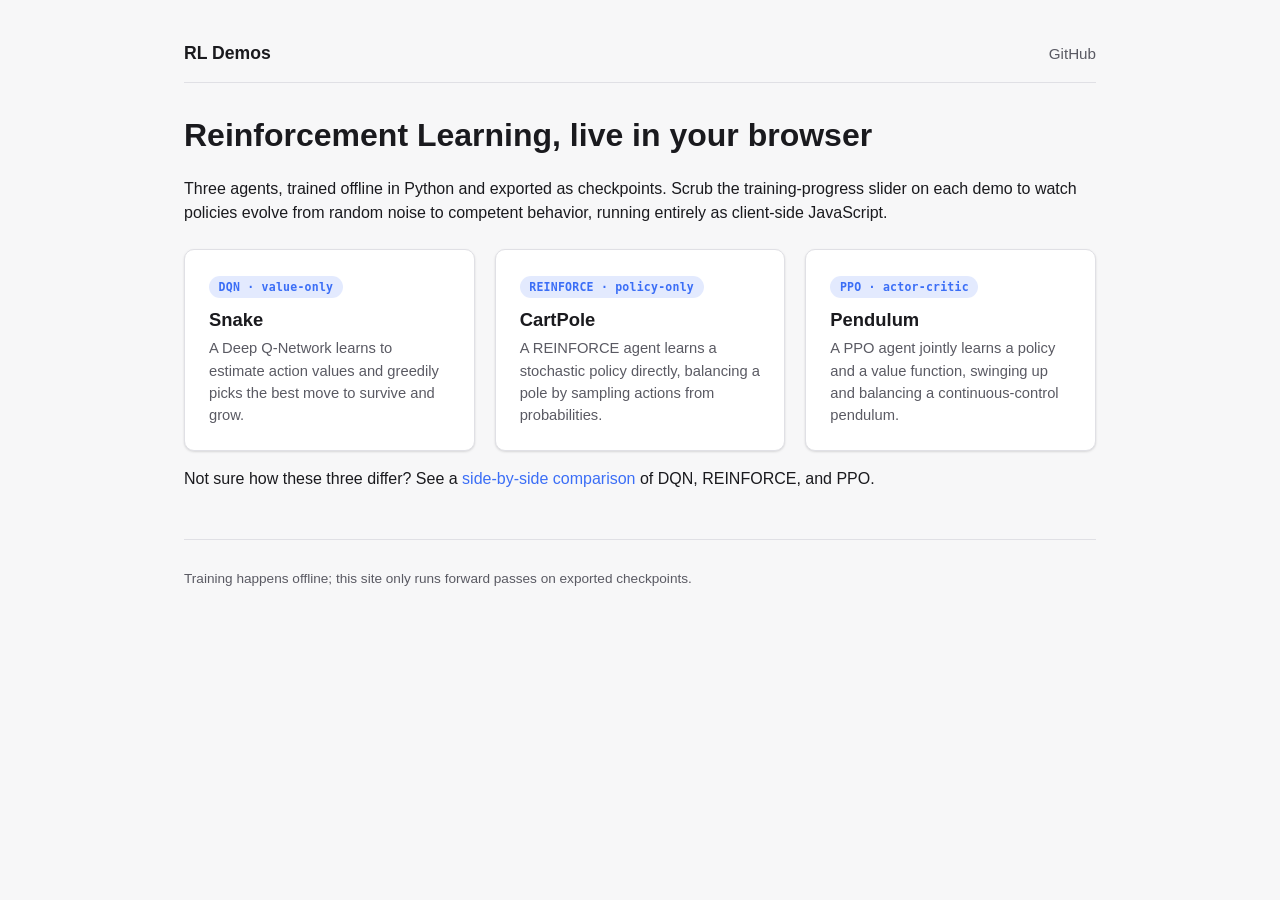
<file: index.html>
<!doctype html>
<html lang="en">
<head>
  <meta charset="utf-8" />
  <meta name="viewport" content="width=device-width, initial-scale=1" />
  <title>RL Demos</title>
  <meta name="description" content="Interactive, in-browser demos of reinforcement learning agents trained offline in Python." />
  <link rel="stylesheet" href="shared/style.css" />
</head>
<body>
  <div class="page">
    <header class="site-header">
      <span class="brand">RL Demos</span>
      <nav>
        <a href="https://github.com/" target="_blank" rel="noopener">GitHub</a>
      </nav>
    </header>

    <main>
      <h1>Reinforcement Learning, live in your browser</h1>
      <p>
        Three agents, trained offline in Python and exported as checkpoints.
        Scrub the training-progress slider on each demo to watch policies
        evolve from random noise to competent behavior, running entirely as
        client-side JavaScript.
      </p>

      <div class="demo-grid">
        <a class="demo-card" href="snake/">
          <span class="algo-tag">DQN &middot; value-only</span>
          <h2>Snake</h2>
          <p>A Deep Q-Network learns to estimate action values and greedily picks the best move to survive and grow.</p>
        </a>

        <a class="demo-card" href="cartpole/">
          <span class="algo-tag">REINFORCE &middot; policy-only</span>
          <h2>CartPole</h2>
          <p>A REINFORCE agent learns a stochastic policy directly, balancing a pole by sampling actions from probabilities.</p>
        </a>

        <a class="demo-card" href="pendulum/">
          <span class="algo-tag">PPO &middot; actor-critic</span>
          <h2>Pendulum</h2>
          <p>A PPO agent jointly learns a policy and a value function, swinging up and balancing a continuous-control pendulum.</p>
        </a>
      </div>

      <p class="compare-link">
        Not sure how these three differ? See a
        <a href="compare/">side-by-side comparison</a> of DQN, REINFORCE, and PPO.
      </p>
    </main>

    <footer class="site-footer">
      <p>Training happens offline; this site only runs forward passes on exported checkpoints.</p>
    </footer>
  </div>
</body>
</html>
</file>
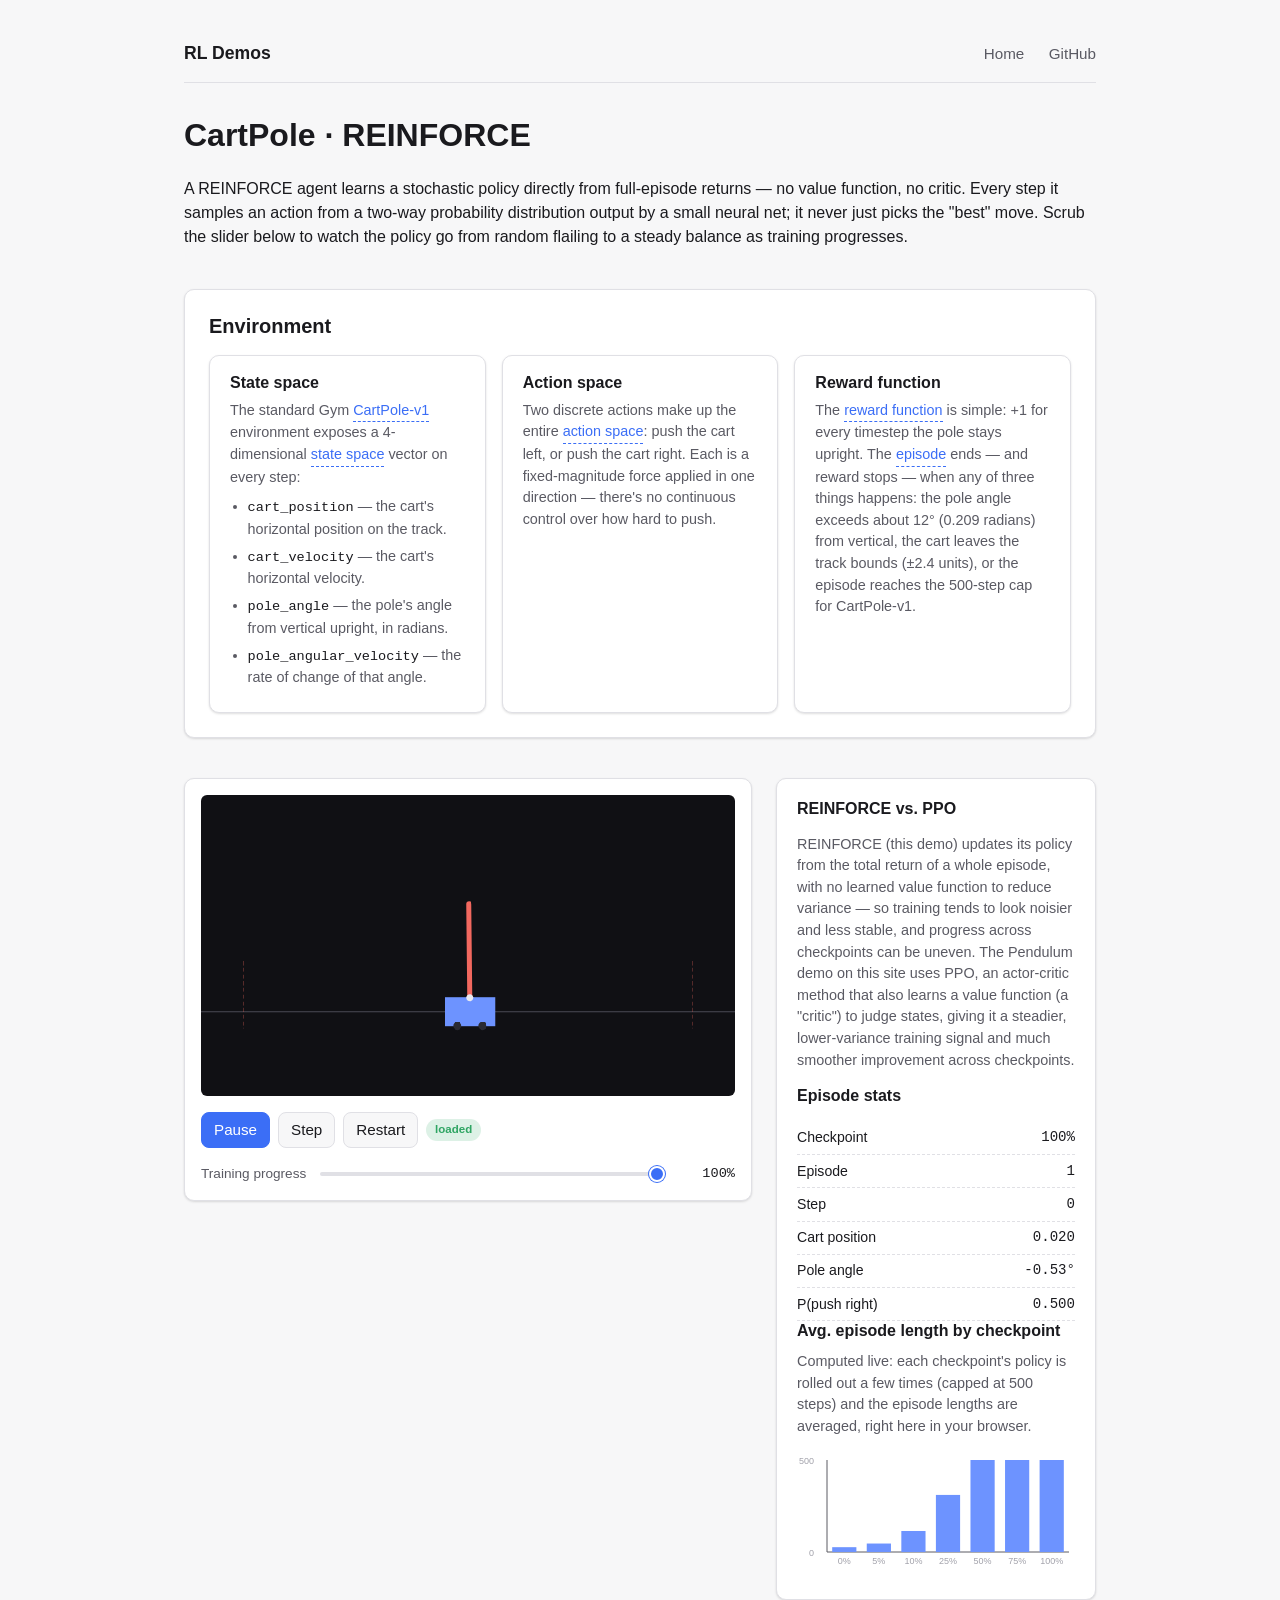
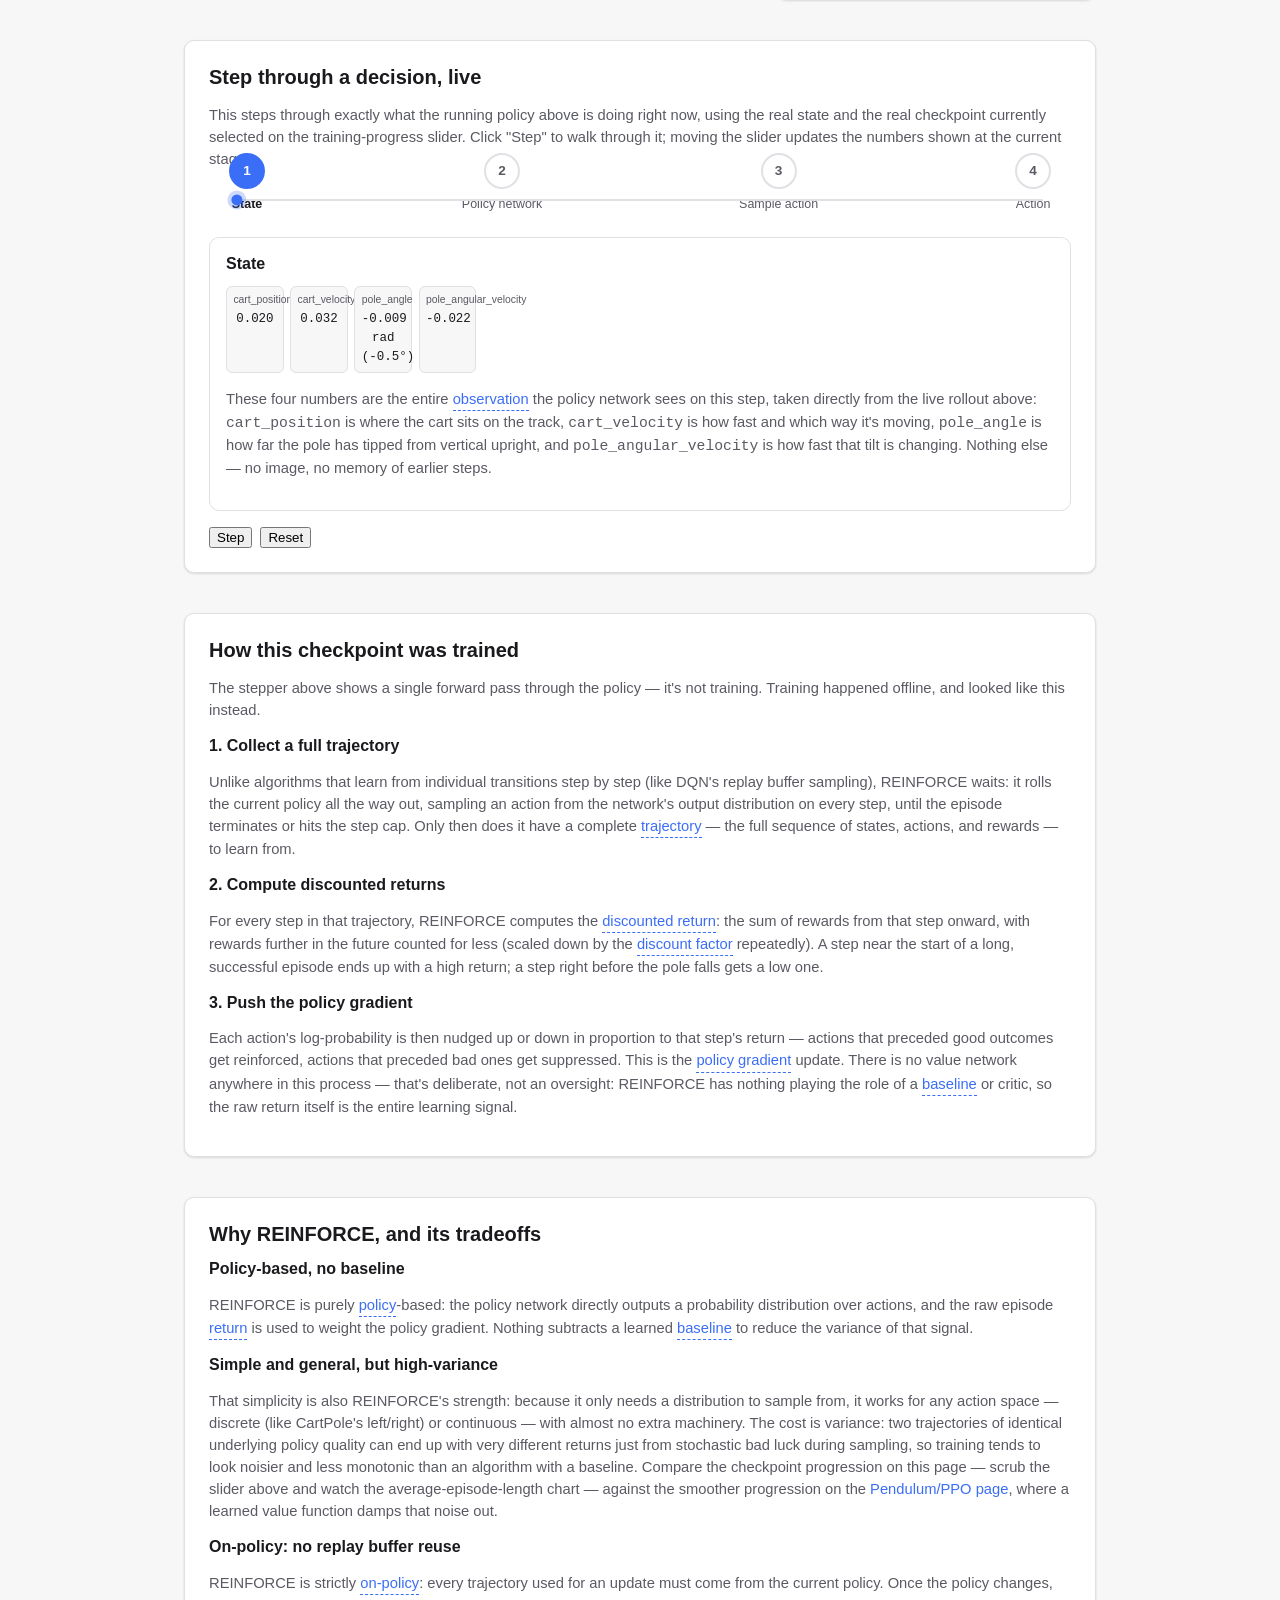
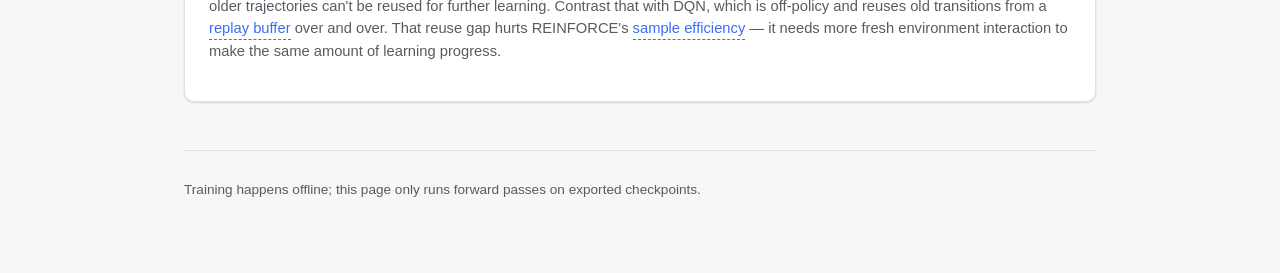
<file: cartpole/index.html>
<!doctype html>
<html lang="en">
<head>
  <meta charset="utf-8" />
  <meta name="viewport" content="width=device-width, initial-scale=1" />
  <title>CartPole &middot; REINFORCE &middot; RL Demos</title>
  <meta name="description" content="A REINFORCE agent balances CartPole live in your browser, sampling actions from a learned stochastic policy." />
  <link rel="stylesheet" href="../shared/style.css" />
  <style>
    /* Page-specific styles for the added educational content sections.
       Reuses the shared color variables from shared/style.css so this stays
       consistent with the rest of the site in both light and dark mode. */
    .content-section {
      margin: 2.5rem 0;
    }

    .content-section h2 {
      font-size: 1.25rem;
      margin-bottom: 0.75rem;
    }

    .content-section h3 {
      font-size: 1rem;
      margin: 0 0 0.4rem;
    }

    .env-grid {
      display: grid;
      grid-template-columns: repeat(auto-fit, minmax(220px, 1fr));
      gap: 1rem;
    }

    .env-card {
      background: var(--bg-elevated);
      border: 1px solid var(--border);
      border-radius: var(--radius);
      box-shadow: var(--shadow);
      padding: 1.1rem 1.25rem;
    }

    .env-card p,
    .env-card li {
      color: var(--text-muted);
      font-size: 0.9rem;
    }

    .env-card ul {
      margin: 0.5rem 0 0;
      padding-left: 1.1rem;
    }

    .env-card li + li {
      margin-top: 0.35rem;
    }

    .env-card code {
      color: var(--text);
      font-size: 0.85rem;
    }

    .diagram-caption {
      margin: 0.9rem 0 0;
      color: var(--text-muted);
      font-size: 0.88rem;
    }

    .diagram-caption strong {
      color: var(--text);
    }

    .tradeoffs-section p {
      color: var(--text-muted);
      font-size: 0.92rem;
    }

    /* Glossary term tooltip styling */
    .glossary-term-wrap {
      position: relative;
      display: inline-block;
    }

    .glossary-term {
      font: inherit;
      color: var(--accent);
      background: none;
      border: none;
      border-bottom: 1px dashed var(--accent);
      cursor: pointer;
      padding: 0;
    }

    .glossary-term:hover,
    .glossary-term:focus-visible {
      color: var(--accent-hover);
      outline: none;
    }

    .glossary-term:focus-visible {
      outline: 2px solid var(--accent);
      outline-offset: 2px;
    }

    .glossary-tooltip {
      position: absolute;
      bottom: 130%;
      left: 0;
      z-index: 10;
      width: max-content;
      max-width: 260px;
      background: var(--text);
      color: var(--bg);
      font-size: 0.82rem;
      line-height: 1.4;
      padding: 0.5rem 0.65rem;
      border-radius: 6px;
      box-shadow: var(--shadow);
    }

    .glossary-missing {
      text-decoration: underline dotted;
    }
  </style>
</head>
<body>
  <div class="page">
    <header class="site-header">
      <span class="brand">RL Demos</span>
      <nav>
        <a href="../index.html">Home</a>
        <a href="https://github.com/" target="_blank" rel="noopener">GitHub</a>
      </nav>
    </header>

    <main>
      <h1>CartPole &middot; REINFORCE</h1>
      <p>
        A REINFORCE agent learns a stochastic policy directly from
        full-episode returns &mdash; no value function, no critic. Every
        step it samples an action from a two-way probability distribution
        output by a small neural net; it never just picks the "best" move.
        Scrub the slider below to watch the policy go from random flailing
        to a steady balance as training progresses.
      </p>

      <section class="content-section" aria-labelledby="env-heading">
        <h2 id="env-heading">Environment</h2>
        <div class="env-grid">
          <div class="env-card">
            <h3>State space</h3>
            <p>
              The standard Gym <span id="gloss-cartpole-v1"></span> environment
              exposes a 4-dimensional <span id="gloss-state-space"></span>
              vector on every step:
            </p>
            <ul>
              <li><code>cart_position</code> &mdash; the cart's horizontal position on the track.</li>
              <li><code>cart_velocity</code> &mdash; the cart's horizontal velocity.</li>
              <li><code>pole_angle</code> &mdash; the pole's angle from vertical upright, in radians.</li>
              <li><code>pole_angular_velocity</code> &mdash; the rate of change of that angle.</li>
            </ul>
          </div>
          <div class="env-card">
            <h3>Action space</h3>
            <p>
              Two discrete actions make up the entire
              <span id="gloss-action-space"></span>: push the cart left, or
              push the cart right. Each is a fixed-magnitude force applied in
              one direction &mdash; there's no continuous control over how
              hard to push.
            </p>
          </div>
          <div class="env-card">
            <h3>Reward function</h3>
            <p>
              The <span id="gloss-reward-function"></span> is simple: +1 for
              every timestep the pole stays upright. The
              <span id="gloss-episode"></span> ends &mdash; and reward stops
              &mdash; when any of three things happens: the pole angle
              exceeds about 12&deg; (0.209 radians) from vertical, the cart
              leaves the track bounds (&plusmn;2.4 units), or the episode
              reaches the 500-step cap for CartPole-v1.
            </p>
          </div>
        </div>
      </section>

      <div class="demo-layout">
        <div class="stage">
          <canvas id="stage-canvas" width="640" height="360"></canvas>

          <div class="controls">
            <button id="btn-play" class="primary" type="button">Pause</button>
            <button id="btn-step" type="button">Step</button>
            <button id="btn-restart" type="button">Restart</button>
            <span id="status-badge" class="badge">loading&hellip;</span>
          </div>

          <div class="slider-row">
            <label for="checkpoint-slider">Training progress</label>
            <input type="range" id="checkpoint-slider" min="0" max="0" step="1" value="0" />
            <output id="checkpoint-output">0%</output>
          </div>
        </div>

        <aside class="panel">
          <h2>REINFORCE vs. PPO</h2>
          <p>
            REINFORCE (this demo) updates its policy from the total return
            of a whole episode, with no learned value function to reduce
            variance &mdash; so training tends to look noisier and less
            stable, and progress across checkpoints can be uneven. The
            Pendulum demo on this site uses PPO, an actor-critic method
            that also learns a value function (a "critic") to judge
            states, giving it a steadier, lower-variance training signal
            and much smoother improvement across checkpoints.
          </p>

          <h3>Episode stats</h3>
          <div class="stat-row">
            <span>Checkpoint</span>
            <span class="value" id="stat-checkpoint">&mdash;</span>
          </div>
          <div class="stat-row">
            <span>Episode</span>
            <span class="value" id="stat-episode">0</span>
          </div>
          <div class="stat-row">
            <span>Step</span>
            <span class="value" id="stat-step">0</span>
          </div>
          <div class="stat-row">
            <span>Cart position</span>
            <span class="value" id="stat-x">0.000</span>
          </div>
          <div class="stat-row">
            <span>Pole angle</span>
            <span class="value" id="stat-theta">0.00&deg;</span>
          </div>
          <div class="stat-row">
            <span>P(push right)</span>
            <span class="value" id="stat-prob">&mdash;</span>
          </div>

          <h3>Avg. episode length by checkpoint</h3>
          <p style="margin-top: -0.4rem;">
            Computed live: each checkpoint's policy is rolled out a few
            times (capped at 500 steps) and the episode lengths are
            averaged, right here in your browser.
          </p>
          <canvas id="chart-canvas" width="280" height="120"></canvas>
        </aside>
      </div>

      <section class="content-section" aria-labelledby="stepper-heading">
        <h2 id="stepper-heading">Step through a decision, live</h2>
        <p class="diagram-caption">
          This steps through exactly what the running policy above is doing
          right now, using the real state and the real checkpoint currently
          selected on the training-progress slider. Click "Step" to walk
          through it; moving the slider updates the numbers shown at the
          current stage.
        </p>
        <div id="cartpole-stepper"></div>
      </section>

      <section class="content-section" aria-labelledby="training-heading">
        <h2 id="training-heading">How this checkpoint was trained</h2>
        <p>
          The stepper above shows a single forward pass through the policy
          &mdash; it's not training. Training happened offline, and looked
          like this instead.
        </p>
        <h3>1. Collect a full trajectory</h3>
        <p>
          Unlike algorithms that learn from individual transitions step by
          step (like DQN's replay buffer sampling), REINFORCE waits: it
          rolls the current policy all the way out, sampling an action from
          the network's output distribution on every step, until the
          episode terminates or hits the step cap. Only then does it have a
          complete <span id="gloss-trajectory-1"></span> &mdash; the full
          sequence of states, actions, and rewards &mdash; to learn from.
        </p>
        <h3>2. Compute discounted returns</h3>
        <p>
          For every step in that trajectory, REINFORCE computes the
          <span id="gloss-discounted-return-1"></span>: the sum of rewards
          from that step onward, with rewards further in the future counted
          for less (scaled down by the <span id="gloss-discount-factor-1"></span>
          repeatedly). A step near the start of a long, successful episode
          ends up with a high return; a step right before the pole falls
          gets a low one.
        </p>
        <h3>3. Push the policy gradient</h3>
        <p>
          Each action's log-probability is then nudged up or down in
          proportion to that step's return &mdash; actions that preceded
          good outcomes get reinforced, actions that preceded bad ones get
          suppressed. This is the <span id="gloss-policy-gradient-1"></span>
          update. There is no value network anywhere in this process &mdash;
          that's deliberate, not an oversight: REINFORCE has nothing playing
          the role of a <span id="gloss-baseline-1"></span> or critic, so the
          raw return itself is the entire learning signal.
        </p>
      </section>

      <section class="content-section tradeoffs-section" aria-labelledby="tradeoffs-heading">
        <h2 id="tradeoffs-heading">Why REINFORCE, and its tradeoffs</h2>

        <h3>Policy-based, no baseline</h3>
        <p>
          REINFORCE is purely <span id="gloss-policy-1"></span>-based: the
          policy network directly outputs a probability distribution over
          actions, and the raw episode <span id="gloss-return-2"></span> is
          used to weight the policy gradient. Nothing subtracts a learned
          <span id="gloss-baseline-2"></span> to reduce the variance of that
          signal.
        </p>

        <h3>Simple and general, but high-variance</h3>
        <p>
          That simplicity is also REINFORCE's strength: because it only
          needs a distribution to sample from, it works for any action
          space &mdash; discrete (like CartPole's left/right) or continuous
          &mdash; with almost no extra machinery. The cost is variance:
          two trajectories of identical underlying policy quality can end up
          with very different returns just from stochastic bad luck during
          sampling, so training tends to look noisier and less monotonic
          than an algorithm with a baseline. Compare the checkpoint
          progression on this page &mdash; scrub the slider above and watch
          the average-episode-length chart &mdash; against the smoother
          progression on the <a href="../pendulum/index.html">Pendulum/PPO
          page</a>, where a learned value function damps that noise out.
        </p>

        <h3>On-policy: no replay buffer reuse</h3>
        <p>
          REINFORCE is strictly <span id="gloss-on-policy-1"></span>: every
          trajectory used for an update must come from the current policy.
          Once the policy changes, older trajectories can't be reused for
          further learning. Contrast that with DQN, which is off-policy and
          reuses old transitions from a <span id="gloss-replay-buffer-1"></span>
          over and over. That reuse gap hurts REINFORCE's
          <span id="gloss-sample-efficiency-1"></span> &mdash; it needs more
          fresh environment interaction to make the same amount of learning
          progress.
        </p>
      </section>
    </main>

    <footer class="site-footer">
      <p>Training happens offline; this page only runs forward passes on exported checkpoints.</p>
    </footer>
  </div>

  <script type="module">
    import { loadCheckpoint, predict } from "../shared/inference.js";
    import { createStepper } from "../shared/flow-stepper.js";
    import { glossaryTerm, addTerms, initGlossary } from "../shared/glossary.js";

    // ------------------------------------------------------------------
    // Gym CartPole-v1 physics constants (classic control cartpole.py)
    // ------------------------------------------------------------------
    const GRAVITY = 9.8;
    const MASSCART = 1.0;
    const MASSPOLE = 0.1;
    const TOTAL_MASS = MASSCART + MASSPOLE;
    const LENGTH = 0.5; // half the pole's length
    const POLEMASS_LENGTH = MASSPOLE * LENGTH;
    const FORCE_MAG = 10.0;
    const TAU = 0.02;
    const THETA_THRESHOLD_RADIANS = (12 * 2 * Math.PI) / 360; // 0.2095...
    const X_THRESHOLD = 2.4;
    const MAX_STEPS = 500;

    /**
     * One semi-implicit Euler physics step, matching Gym's CartPoleEnv.step()
     * exactly (action 1 => push right / +force, action 0 => push left / -force).
     */
    function physicsStep(state, action) {
      let [x, xDot, theta, thetaDot] = state;
      const force = action === 1 ? FORCE_MAG : -FORCE_MAG;
      const costheta = Math.cos(theta);
      const sintheta = Math.sin(theta);

      const temp =
        (force + POLEMASS_LENGTH * thetaDot * thetaDot * sintheta) / TOTAL_MASS;
      const thetaAcc =
        (GRAVITY * sintheta - costheta * temp) /
        (LENGTH * (4.0 / 3.0 - (MASSPOLE * costheta * costheta) / TOTAL_MASS));
      const xAcc = temp - (POLEMASS_LENGTH * thetaAcc * costheta) / TOTAL_MASS;

      // Euler integration (Gym's default kinematics_integrator = "euler")
      x = x + TAU * xDot;
      xDot = xDot + TAU * xAcc;
      theta = theta + TAU * thetaDot;
      thetaDot = thetaDot + TAU * thetaAcc;

      return [x, xDot, theta, thetaDot];
    }

    function isTerminated(state) {
      const [x, , theta] = state;
      return x < -X_THRESHOLD || x > X_THRESHOLD ||
        theta < -THETA_THRESHOLD_RADIANS || theta > THETA_THRESHOLD_RADIANS;
    }

    function resetState(rng = Math.random) {
      return [
        (rng() - 0.5) * 0.1, // uniform(-0.05, 0.05)
        (rng() - 0.5) * 0.1,
        (rng() - 0.5) * 0.1,
        (rng() - 0.5) * 0.1,
      ];
    }

    /** Samples an action index from a probability distribution [p0, p1]. */
    function sampleAction(probs) {
      const r = Math.random();
      let cumulative = 0;
      for (let i = 0; i < probs.length; i++) {
        cumulative += probs[i];
        if (r < cumulative) return i;
      }
      return probs.length - 1; // fallback for floating-point rounding
    }

    // ------------------------------------------------------------------
    // Rollout state
    // ------------------------------------------------------------------
    let checkpoint = null;
    let state = resetState();
    let stepCount = 0;
    let episodeCount = 1;
    let lastProbs = [0.5, 0.5];
    let playing = true;

    const canvas = document.getElementById("stage-canvas");
    const ctx = canvas.getContext("2d");

    function render() {
      const w = canvas.width;
      const h = canvas.height;
      ctx.clearRect(0, 0, w, h);

      // Track spans the full X_THRESHOLD range, centered horizontally.
      const groundY = h * 0.72;
      const pxPerUnit = (w * 0.42) / X_THRESHOLD;
      const originX = w / 2;

      // Track line
      ctx.strokeStyle = "#4a4a55";
      ctx.lineWidth = 2;
      ctx.beginPath();
      ctx.moveTo(0, groundY);
      ctx.lineTo(w, groundY);
      ctx.stroke();

      const [x, , theta] = state;
      const cartX = originX + x * pxPerUnit;
      const cartW = 60;
      const cartH = 34;

      // Cart
      ctx.fillStyle = "#6d93ff";
      ctx.fillRect(cartX - cartW / 2, groundY - cartH / 2, cartW, cartH);

      // Wheels
      ctx.fillStyle = "#2a2a32";
      ctx.beginPath();
      ctx.arc(cartX - cartW / 4, groundY + cartH / 2, 5, 0, Math.PI * 2);
      ctx.arc(cartX + cartW / 4, groundY + cartH / 2, 5, 0, Math.PI * 2);
      ctx.fill();

      // Pole: pivots at the top-center of the cart. theta=0 is upright;
      // positive theta tips the pole toward +x (Gym convention).
      const pivotX = cartX;
      const pivotY = groundY - cartH / 2;
      const poleLenPx = LENGTH * 2 * pxPerUnit; // full pole length in px
      const tipX = pivotX + Math.sin(theta) * poleLenPx;
      const tipY = pivotY - Math.cos(theta) * poleLenPx;

      ctx.strokeStyle = "#f2685f";
      ctx.lineWidth = 6;
      ctx.lineCap = "round";
      ctx.beginPath();
      ctx.moveTo(pivotX, pivotY);
      ctx.lineTo(tipX, tipY);
      ctx.stroke();

      // Pivot dot
      ctx.fillStyle = "#eaeaef";
      ctx.beginPath();
      ctx.arc(pivotX, pivotY, 4, 0, Math.PI * 2);
      ctx.fill();

      // Boundary markers at +/- X_THRESHOLD
      ctx.strokeStyle = "#f2685f";
      ctx.lineWidth = 1;
      ctx.setLineDash([4, 4]);
      [-X_THRESHOLD, X_THRESHOLD].forEach((edge) => {
        const edgeX = originX + edge * pxPerUnit;
        ctx.beginPath();
        ctx.moveTo(edgeX, groundY - 60);
        ctx.lineTo(edgeX, groundY + 20);
        ctx.stroke();
      });
      ctx.setLineDash([]);
    }

    function updateStats() {
      document.getElementById("stat-episode").textContent = String(episodeCount);
      document.getElementById("stat-step").textContent = String(stepCount);
      document.getElementById("stat-x").textContent = state[0].toFixed(3);
      document.getElementById("stat-theta").textContent =
        ((state[2] * 180) / Math.PI).toFixed(2) + "°";
      document.getElementById("stat-prob").textContent =
        lastProbs[1] !== undefined ? lastProbs[1].toFixed(3) : "—";
    }

    function tick() {
      if (!checkpoint) return;
      if (stepCount >= MAX_STEPS || isTerminated(state)) {
        state = resetState();
        stepCount = 0;
        episodeCount += 1;
      }
      const probs = predict(checkpoint, state);
      lastProbs = probs;
      const action = sampleAction(probs);
      state = physicsStep(state, action);
      stepCount += 1;
      render();
      updateStats();
    }

    // ------------------------------------------------------------------
    // Playback controls
    // ------------------------------------------------------------------
    let rafHandle = null;
    let lastFrameTime = 0;
    const FRAME_INTERVAL_MS = 1000 / 50; // one physics step per tau (20ms)

    function loop(timestamp) {
      if (!playing) return;
      if (timestamp - lastFrameTime >= FRAME_INTERVAL_MS) {
        lastFrameTime = timestamp;
        tick();
      }
      rafHandle = requestAnimationFrame(loop);
    }

    function play() {
      if (playing) return;
      playing = true;
      document.getElementById("btn-play").textContent = "Pause";
      rafHandle = requestAnimationFrame(loop);
    }

    function pause() {
      playing = false;
      document.getElementById("btn-play").textContent = "Play";
      if (rafHandle) cancelAnimationFrame(rafHandle);
    }

    document.getElementById("btn-play").addEventListener("click", () => {
      if (playing) pause();
      else play();
    });

    document.getElementById("btn-step").addEventListener("click", () => {
      pause();
      tick();
    });

    document.getElementById("btn-restart").addEventListener("click", () => {
      state = resetState();
      stepCount = 0;
      episodeCount = 1;
      render();
      updateStats();
    });

    // ------------------------------------------------------------------
    // Checkpoint loading + training-progress slider
    // ------------------------------------------------------------------
    let checkpointPcts = [0];

    async function loadCheckpointByPct(pct) {
      const badge = document.getElementById("status-badge");
      badge.textContent = "loading…";
      badge.classList.remove("error");
      try {
        const path = `../public/checkpoints/cartpole/reinforce/checkpoint_${String(pct).padStart(3, "0")}.json`;
        checkpoint = await loadCheckpoint(path);
        badge.textContent = "loaded";
        document.getElementById("stat-checkpoint").textContent = pct + "%";
        document.getElementById("checkpoint-output").textContent = pct + "%";
        state = resetState();
        stepCount = 0;
        episodeCount = 1;
        render();
        updateStats();
        if (cartpoleStepper) {
          cartpoleStepper.stepTo(cartpoleStageIndex);
          setTimeout(() => initGlossary(), 0);
        }
      } catch (err) {
        badge.textContent = "error";
        badge.classList.add("error");
        console.error(err);
      }
    }

    async function init() {
      const manifest = await fetch("../public/checkpoints/cartpole/reinforce/manifest.json").then((r) => r.json());
      checkpointPcts = manifest.checkpoints;

      const slider = document.getElementById("checkpoint-slider");
      slider.min = "0";
      slider.max = String(checkpointPcts.length - 1);
      slider.value = String(checkpointPcts.length - 1);

      slider.addEventListener("input", () => {
        const pct = checkpointPcts[Number(slider.value)];
        loadCheckpointByPct(pct);
      });

      await loadCheckpointByPct(checkpointPcts[checkpointPcts.length - 1]);
      render();
      updateStats();
      play();
      buildChart();
    }

    // ------------------------------------------------------------------
    // Optional: mini chart of avg. episode length by checkpoint,
    // computed via a handful of headless rollouts per checkpoint.
    // ------------------------------------------------------------------
    function rolloutEpisodeLength(cp) {
      let s = resetState();
      let steps = 0;
      while (steps < MAX_STEPS && !isTerminated(s)) {
        const probs = predict(cp, s);
        const action = sampleAction(probs);
        s = physicsStep(s, action);
        steps += 1;
      }
      return steps;
    }

    async function buildChart() {
      const chartCanvas = document.getElementById("chart-canvas");
      const cctx = chartCanvas.getContext("2d");
      const results = [];

      for (const pct of checkpointPcts) {
        const path = `../public/checkpoints/cartpole/reinforce/checkpoint_${String(pct).padStart(3, "0")}.json`;
        let cp;
        try {
          cp = await loadCheckpoint(path);
        } catch (err) {
          console.error(err);
          continue;
        }
        const trials = 5;
        let total = 0;
        for (let i = 0; i < trials; i++) {
          total += rolloutEpisodeLength(cp);
        }
        results.push({ pct, avgLength: total / trials });
        drawChart(cctx, chartCanvas, results);
      }
    }

    function drawChart(cctx, chartCanvas, results) {
      const w = chartCanvas.width;
      const h = chartCanvas.height;
      cctx.clearRect(0, 0, w, h);

      const padding = { top: 8, right: 8, bottom: 20, left: 30 };
      const plotW = w - padding.left - padding.right;
      const plotH = h - padding.top - padding.bottom;
      const maxY = MAX_STEPS;

      // Axes
      cctx.strokeStyle = "#5a5a63";
      cctx.lineWidth = 1;
      cctx.beginPath();
      cctx.moveTo(padding.left, padding.top);
      cctx.lineTo(padding.left, padding.top + plotH);
      cctx.lineTo(padding.left + plotW, padding.top + plotH);
      cctx.stroke();

      cctx.fillStyle = "#a1a1aa";
      cctx.font = "9px sans-serif";
      cctx.fillText("500", 2, padding.top + 4);
      cctx.fillText("0", 12, padding.top + plotH + 4);

      const barWidth = plotW / Math.max(checkpointPcts.length, 1);

      results.forEach((r, i) => {
        const barH = (r.avgLength / maxY) * plotH;
        const barX = padding.left + i * barWidth + barWidth * 0.15;
        const barY = padding.top + plotH - barH;
        cctx.fillStyle = "#6d93ff";
        cctx.fillRect(barX, barY, barWidth * 0.7, barH);

        cctx.fillStyle = "#a1a1aa";
        cctx.font = "9px sans-serif";
        cctx.textAlign = "center";
        cctx.fillText(
          r.pct + "%",
          barX + (barWidth * 0.7) / 2,
          padding.top + plotH + 12
        );
        cctx.textAlign = "left";
      });
    }

    // ------------------------------------------------------------------
    // Live decision stepper: walks through State -> Policy network ->
    // Sample action -> Action, reading the current `checkpoint`/`state`
    // closures above at render time so it always reflects the live
    // rollout and whichever checkpoint is currently selected.
    // ------------------------------------------------------------------
    addTerms({
      "policy-based":
        "A reinforcement learning approach where the network directly outputs a policy (a probability distribution over actions) rather than value estimates that an action is chosen from indirectly.",
      "stochastic policy":
        "A policy that outputs a probability distribution over actions and samples from it, rather than deterministically picking one action, so the same state can lead to different actions on different visits.",
      "exploration":
        "Trying actions other than the current best guess so the agent can discover better behavior, instead of always exploiting what it already believes is optimal.",
    });

    // Shared between the sample-action and action stages so the action
    // shown on the final stage matches the one actually sampled, instead
    // of re-sampling (and possibly disagreeing).
    let lastSampledAction = null;

    function stateStage(el) {
      const [x, xDot, theta, thetaDot] = state;
      const deg = (theta * 180) / Math.PI;
      el.innerHTML = `
        <h3>State</h3>
        <div class="flow-stepper-chips">
          <div class="flow-stepper-chip"><span class="flow-stepper-chip-label">cart_position</span>${x.toFixed(3)}</div>
          <div class="flow-stepper-chip"><span class="flow-stepper-chip-label">cart_velocity</span>${xDot.toFixed(3)}</div>
          <div class="flow-stepper-chip"><span class="flow-stepper-chip-label">pole_angle</span>${theta.toFixed(3)} rad (${deg.toFixed(1)}&deg;)</div>
          <div class="flow-stepper-chip"><span class="flow-stepper-chip-label">pole_angular_velocity</span>${thetaDot.toFixed(3)}</div>
        </div>
        <p>
          These four numbers are the entire ${glossaryTerm("state space", "observation")}
          the policy network sees on this step, taken directly from the live
          rollout above: <code>cart_position</code> is where the cart sits on
          the track, <code>cart_velocity</code> is how fast and which way
          it's moving, <code>pole_angle</code> is how far the pole has
          tipped from vertical upright, and <code>pole_angular_velocity</code>
          is how fast that tilt is changing. Nothing else &mdash; no image,
          no memory of earlier steps.
        </p>
      `;
    }

    function policyStage(el) {
      if (!checkpoint) {
        el.innerHTML = `<h3>Policy network</h3><p>Loading checkpoint&hellip;</p>`;
        return;
      }
      const probs = predict(checkpoint, state);
      const left = probs[0] ?? 0;
      const right = probs[1] ?? 0;
      const winnerLeft = left >= right;
      el.innerHTML = `
        <h3>Policy network</h3>
        <div class="flow-stepper-bars">
          <div class="flow-stepper-bar-col">
            <div class="flow-stepper-bar-value">${(left * 100).toFixed(1)}%</div>
            <div class="flow-stepper-bar ${winnerLeft ? "winner" : ""}" style="height: ${Math.max(left * 100, 1)}%"></div>
            <div class="flow-stepper-bar-label">Push left</div>
          </div>
          <div class="flow-stepper-bar-col">
            <div class="flow-stepper-bar-value">${(right * 100).toFixed(1)}%</div>
            <div class="flow-stepper-bar ${!winnerLeft ? "winner" : ""}" style="height: ${Math.max(right * 100, 1)}%"></div>
            <div class="flow-stepper-bar-label">Push right</div>
          </div>
        </div>
        <p>
          This network is ${glossaryTerm("policy-based", "policy-based")}:
          unlike the Q-network on the <a href="../snake/index.html">Snake/DQN
          page</a>, which outputs one Q-value score per action and picks
          whichever scores highest, this network outputs a
          ${glossaryTerm("policy", "probability distribution")} over the two
          actions directly &mdash; the two bars above always sum to 100%.
        </p>
      `;
    }

    function sampleStage(el) {
      if (!checkpoint) {
        el.innerHTML = `<h3>Sample action</h3><p>Loading checkpoint&hellip;</p>`;
        return;
      }
      const probs = predict(checkpoint, state);
      let resampleCount = 0;

      function draw(action) {
        lastSampledAction = action;
        const label = action === 1 ? "Push right" : "Push left";
        el.innerHTML = `
          <h3>Sample action</h3>
          <div class="flow-stepper-callout">
            Sampled action: <strong>${label}</strong>
            ${resampleCount > 0 ? `<br /><span style="opacity:0.75;">resampled ${resampleCount} time${resampleCount === 1 ? "" : "s"}</span>` : ""}
          </div>
          <p><button type="button" id="cartpole-resample-btn">Resample</button></p>
          <p>
            REINFORCE draws its action from this
            ${glossaryTerm("stochastic policy", "stochastic policy")} &mdash;
            a genuine weighted random draw over the [${(probs[0] * 100).toFixed(1)}%, ${(probs[1] * 100).toFixed(1)}%]
            distribution above &mdash; rather than always taking the
            highest-probability action the way DQN's argmax does. Click
            "Resample" to draw again from that exact same distribution; the
            outcome can change from click to click purely from randomness.
            That built-in ${glossaryTerm("exploration", "exploration")} is
            what lets the policy keep discovering better behavior during
            training instead of getting stuck repeating its first guess.
          </p>
        `;
        const btn = document.getElementById("cartpole-resample-btn");
        btn.addEventListener("click", () => {
          resampleCount += 1;
          draw(sampleAction(probs));
          initGlossary();
        });
      }

      draw(sampleAction(probs));
    }

    function actionStage(el) {
      if (lastSampledAction === null && !checkpoint) {
        el.innerHTML = `<h3>Action</h3><p>Loading checkpoint&hellip;</p>`;
        return;
      }
      const action = lastSampledAction !== null ? lastSampledAction : sampleAction(predict(checkpoint, state));
      const label = action === 1 ? "Push right" : "Push left";
      el.innerHTML = `
        <h3>Action</h3>
        <div class="flow-stepper-callout">Applied to the environment: <strong>${label}</strong></div>
        <p>
          That single action moves the cart one physics step forward. But
          unlike DQN, which stores this one transition in a
          ${glossaryTerm("replay buffer")} and can learn from it right away,
          REINFORCE doesn't learn anything from this step in isolation. It
          keeps sampling and applying actions like this one, step after
          step, until the whole episode ends &mdash; only then does it look
          back at the entire trajectory and update the policy. See "How this
          checkpoint was trained" below for that part.
        </p>
      `;
    }

    const cartpoleStepper = createStepper("cartpole-stepper", [
      { key: "state", label: "State", render: stateStage },
      { key: "policy", label: "Policy network", render: policyStage },
      { key: "sample", label: "Sample action", render: sampleStage },
      { key: "action", label: "Action", render: actionStage },
    ]);

    // Track which stage is active so a checkpoint change (slider input) can
    // re-render it with fresh numbers, matching the flow-stepper's own
    // Step/Reset button behavior.
    let cartpoleStageIndex = 0;
    const cartpoleStepperEl = document.getElementById("cartpole-stepper");
    cartpoleStepperEl.addEventListener("click", (event) => {
      if (event.target.closest("[data-flow-stepper-next]")) {
        cartpoleStageIndex = Math.min(cartpoleStageIndex + 1, 3);
      } else if (event.target.closest("[data-flow-stepper-reset]")) {
        cartpoleStageIndex = 0;
      }
      setTimeout(() => initGlossary(), 0);
    });

    initGlossary();

    init();
  </script>

  <script type="module">
    import { glossaryTerm, addTerms, initGlossary } from "../shared/glossary.js";

    // Page-specific terms not already in the shared glossary map.
    addTerms({
      "CartPole-v1":
        "The classic Gym/Gymnasium control task simulated on this page: balance a pole hinged to a cart by pushing the cart left or right.",
      "episode":
        "One full run of the environment from reset to termination (or the step cap), made up of a sequence of state/action/reward steps.",
      "policy gradient":
        "The gradient of expected return with respect to the policy's parameters; REINFORCE estimates it directly from sampled trajectories and their returns.",
      "discounted return":
        "The return computed by summing rewards from a given step onward, scaling each future reward down by the discount factor raised to the number of steps away it is — so nearer rewards count for more than distant ones.",
    });

    document.getElementById("gloss-cartpole-v1").outerHTML = glossaryTerm("CartPole-v1");
    document.getElementById("gloss-state-space").outerHTML = glossaryTerm("state space");
    document.getElementById("gloss-action-space").outerHTML = glossaryTerm("action space");
    document.getElementById("gloss-reward-function").outerHTML = glossaryTerm("reward function");
    document.getElementById("gloss-episode").outerHTML = glossaryTerm("episode");

    document.getElementById("gloss-trajectory-1").outerHTML = glossaryTerm("trajectory");
    document.getElementById("gloss-discounted-return-1").outerHTML = glossaryTerm("discounted return");
    document.getElementById("gloss-discount-factor-1").outerHTML = glossaryTerm("discount factor");
    document.getElementById("gloss-policy-gradient-1").outerHTML = glossaryTerm("policy gradient");
    document.getElementById("gloss-baseline-1").outerHTML = glossaryTerm("baseline");

    document.getElementById("gloss-policy-1").outerHTML = glossaryTerm("policy");
    document.getElementById("gloss-return-2").outerHTML = glossaryTerm("return");
    document.getElementById("gloss-baseline-2").outerHTML = glossaryTerm("baseline");

    document.getElementById("gloss-on-policy-1").outerHTML = glossaryTerm("on-policy");
    document.getElementById("gloss-replay-buffer-1").outerHTML = glossaryTerm("replay buffer");
    document.getElementById("gloss-sample-efficiency-1").outerHTML = glossaryTerm("sample efficiency");

    initGlossary();
  </script>
</body>
</html>
</file>
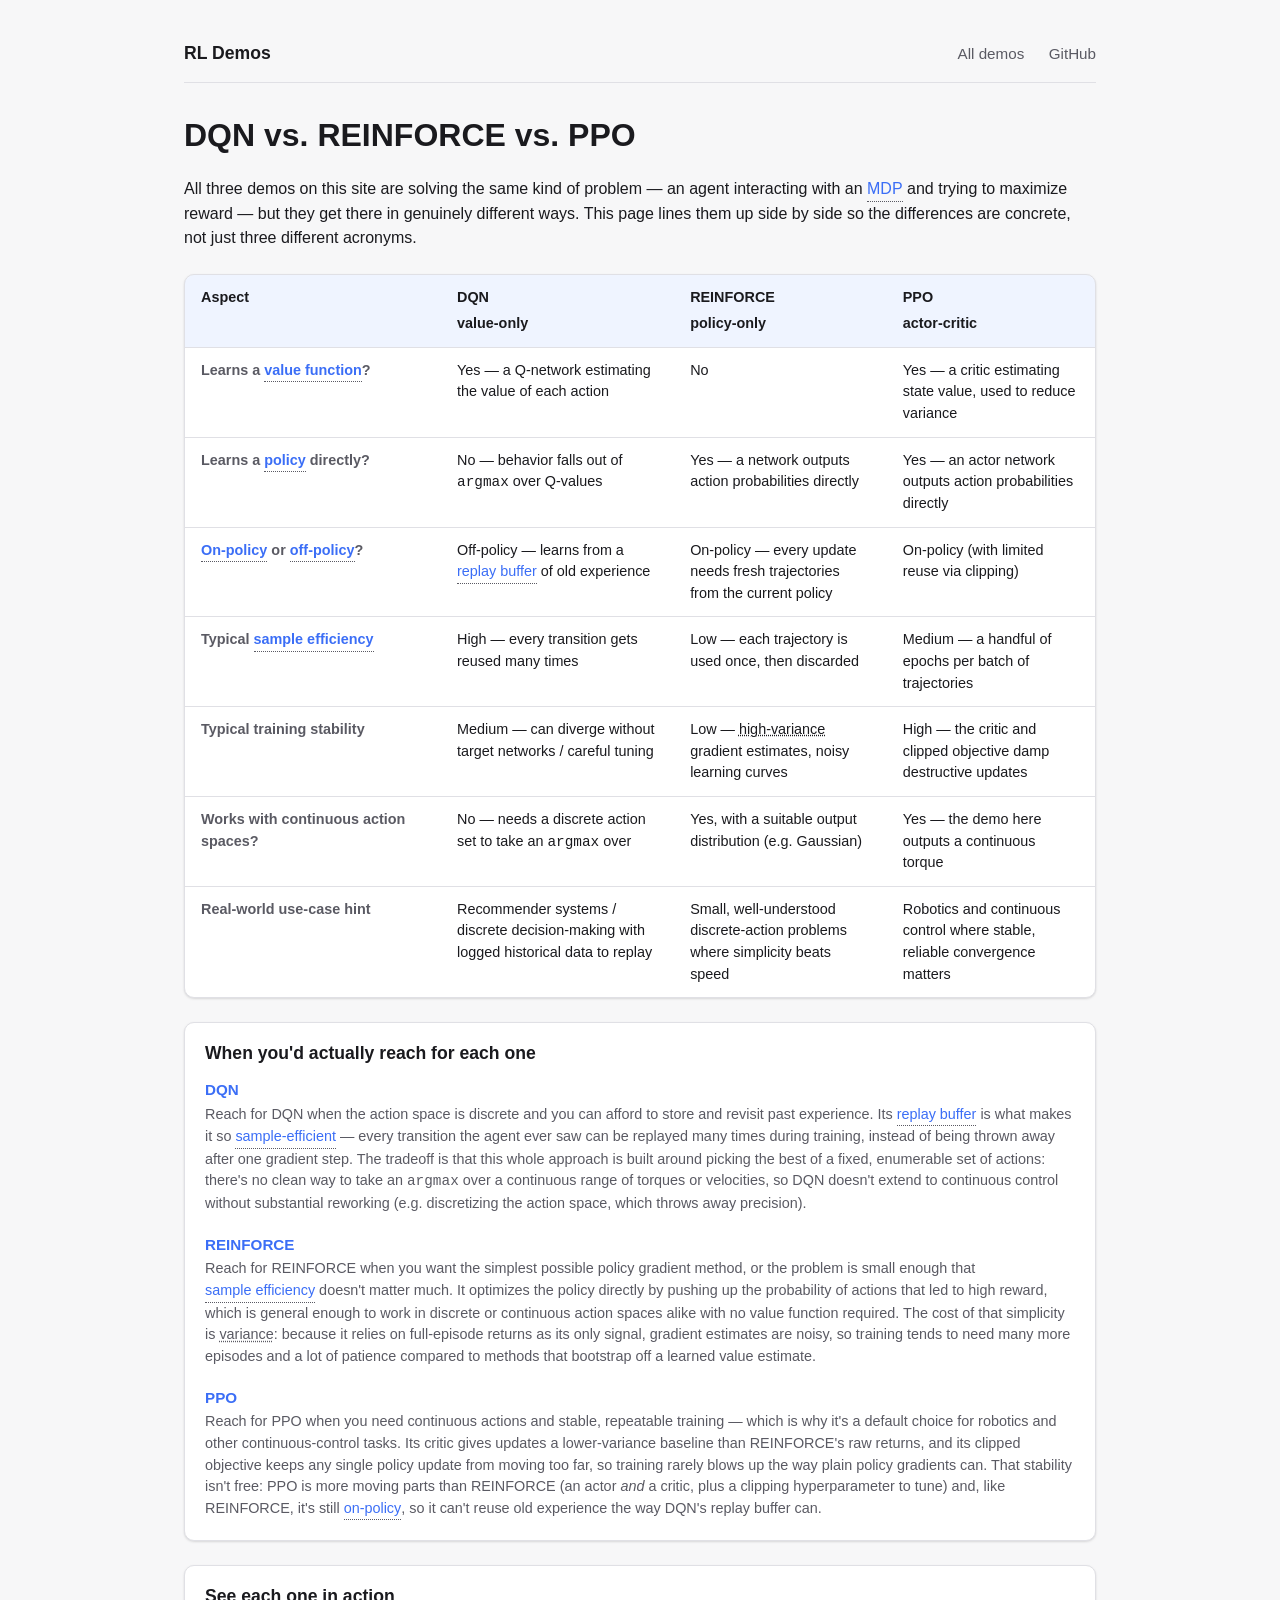
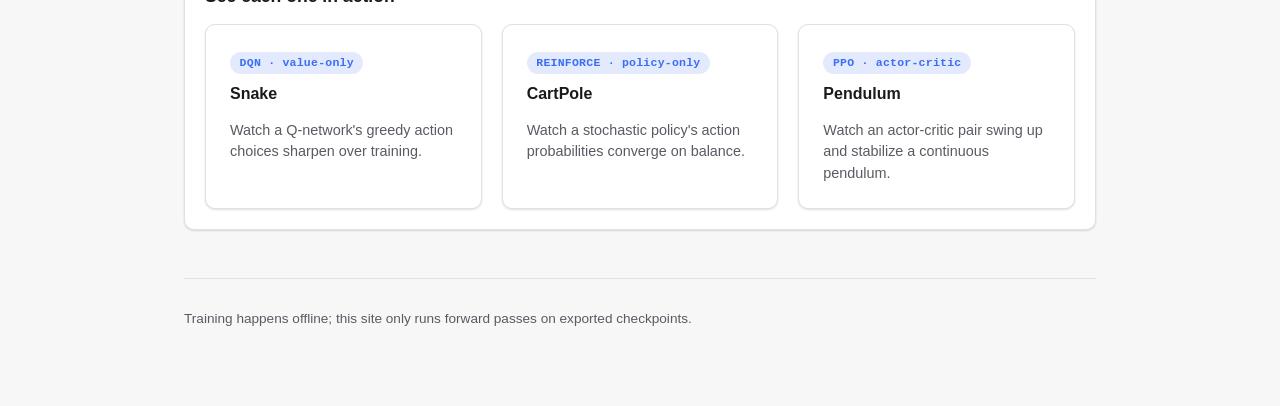
<file: compare/index.html>
<!doctype html>
<html lang="en">
<head>
  <meta charset="utf-8" />
  <meta name="viewport" content="width=device-width, initial-scale=1" />
  <title>Compare DQN, REINFORCE &amp; PPO &middot; RL Demos</title>
  <meta name="description" content="A side-by-side comparison of DQN, REINFORCE, and PPO: what each algorithm actually learns, when it's on- vs off-policy, and when you'd reach for one over the others." />
  <link rel="stylesheet" href="../shared/style.css" />
  <link rel="stylesheet" href="./compare.css" />
</head>
<body>
  <div class="page">
    <header class="site-header">
      <span class="brand">RL Demos</span>
      <nav>
        <a href="../index.html">All demos</a>
        <a href="https://github.com/" target="_blank" rel="noopener">GitHub</a>
      </nav>
    </header>

    <main>
      <h1>DQN vs. REINFORCE vs. PPO</h1>
      <p>
        All three demos on this site are solving the same kind of problem
        &mdash; an agent interacting with an
        <span class="glossary-term" data-glossary="MDP">MDP</span>
        and trying to maximize reward &mdash; but they get there in
        genuinely different ways. This page lines them up side by side so
        the differences are concrete, not just three different acronyms.
      </p>

      <div class="table-scroll">
        <table class="compare-table">
          <thead>
            <tr>
              <th scope="col">Aspect</th>
              <th scope="col">DQN <span class="algo-tag">value-only</span></th>
              <th scope="col">REINFORCE <span class="algo-tag">policy-only</span></th>
              <th scope="col">PPO <span class="algo-tag">actor-critic</span></th>
            </tr>
          </thead>
          <tbody>
            <tr>
              <th scope="row">Learns a <span class="glossary-term" data-glossary="value function">value function</span>?</th>
              <td>Yes &mdash; a Q-network estimating the value of each action</td>
              <td>No</td>
              <td>Yes &mdash; a critic estimating state value, used to reduce variance</td>
            </tr>
            <tr>
              <th scope="row">Learns a <span class="glossary-term" data-glossary="policy">policy</span> directly?</th>
              <td>No &mdash; behavior falls out of <code>argmax</code> over Q-values</td>
              <td>Yes &mdash; a network outputs action probabilities directly</td>
              <td>Yes &mdash; an actor network outputs action probabilities directly</td>
            </tr>
            <tr>
              <th scope="row"><span class="glossary-term" data-glossary="on-policy">On-policy</span> or <span class="glossary-term" data-glossary="off-policy">off-policy</span>?</th>
              <td>Off-policy &mdash; learns from a <span class="glossary-term" data-glossary="replay buffer">replay buffer</span> of old experience</td>
              <td>On-policy &mdash; every update needs fresh trajectories from the current policy</td>
              <td>On-policy (with limited reuse via clipping)</td>
            </tr>
            <tr>
              <th scope="row">Typical <span class="glossary-term" data-glossary="sample efficiency">sample efficiency</span></th>
              <td>High &mdash; every transition gets reused many times</td>
              <td>Low &mdash; each trajectory is used once, then discarded</td>
              <td>Medium &mdash; a handful of epochs per batch of trajectories</td>
            </tr>
            <tr>
              <th scope="row">Typical training stability</th>
              <td>Medium &mdash; can diverge without target networks / careful tuning</td>
              <td>Low &mdash; <span class="glossary-term" data-glossary="variance">high-variance</span> gradient estimates, noisy learning curves</td>
              <td>High &mdash; the critic and clipped objective damp destructive updates</td>
            </tr>
            <tr>
              <th scope="row">Works with continuous action spaces?</th>
              <td>No &mdash; needs a discrete action set to take an <code>argmax</code> over</td>
              <td>Yes, with a suitable output distribution (e.g. Gaussian)</td>
              <td>Yes &mdash; the demo here outputs a continuous torque</td>
            </tr>
            <tr>
              <th scope="row">Real-world use-case hint</th>
              <td>Recommender systems / discrete decision-making with logged historical data to replay</td>
              <td>Small, well-understood discrete-action problems where simplicity beats speed</td>
              <td>Robotics and continuous control where stable, reliable convergence matters</td>
            </tr>
          </tbody>
        </table>
      </div>

      <section class="panel algo-notes">
        <h2>When you'd actually reach for each one</h2>

        <div class="algo-note">
          <h3>DQN</h3>
          <p>
            Reach for DQN when the action space is discrete and you can
            afford to store and revisit past experience. Its
            <span class="glossary-term" data-glossary="replay buffer">replay buffer</span>
            is what makes it so
            <span class="glossary-term" data-glossary="sample efficiency">sample-efficient</span>
            &mdash; every transition the agent ever saw can be replayed
            many times during training, instead of being thrown away after
            one gradient step. The tradeoff is that this whole approach is
            built around picking the best of a fixed, enumerable set of
            actions: there's no clean way to take an <code>argmax</code>
            over a continuous range of torques or velocities, so DQN
            doesn't extend to continuous control without substantial
            reworking (e.g. discretizing the action space, which throws
            away precision).
          </p>
        </div>

        <div class="algo-note">
          <h3>REINFORCE</h3>
          <p>
            Reach for REINFORCE when you want the simplest possible policy
            gradient method, or the problem is small enough that
            <span class="glossary-term" data-glossary="sample efficiency">sample efficiency</span>
            doesn't matter much. It optimizes the policy directly by
            pushing up the probability of actions that led to high reward,
            which is general enough to work in discrete or continuous
            action spaces alike with no value function required. The cost
            of that simplicity is <span class="glossary-term" data-glossary="variance">variance</span>:
            because it relies on full-episode returns as its only signal,
            gradient estimates are noisy, so training tends to need many
            more episodes and a lot of patience compared to methods that
            bootstrap off a learned value estimate.
          </p>
        </div>

        <div class="algo-note">
          <h3>PPO</h3>
          <p>
            Reach for PPO when you need continuous actions and stable,
            repeatable training &mdash; which is why it's a default choice
            for robotics and other continuous-control tasks. Its critic
            gives updates a lower-variance baseline than REINFORCE's raw
            returns, and its clipped objective keeps any single policy
            update from moving too far, so training rarely blows up the
            way plain policy gradients can. That stability isn't free:
            PPO is more moving parts than REINFORCE (an actor
            <em>and</em> a critic, plus a clipping hyperparameter to tune)
            and, like REINFORCE, it's still <span class="glossary-term" data-glossary="on-policy">on-policy</span>,
            so it can't reuse old experience the way DQN's replay buffer
            can.
          </p>
        </div>
      </section>

      <section class="panel deep-dive-links">
        <h2>See each one in action</h2>
        <div class="demo-grid">
          <a class="demo-card" href="../snake/">
            <span class="algo-tag">DQN &middot; value-only</span>
            <h3>Snake</h3>
            <p>Watch a Q-network's greedy action choices sharpen over training.</p>
          </a>
          <a class="demo-card" href="../cartpole/">
            <span class="algo-tag">REINFORCE &middot; policy-only</span>
            <h3>CartPole</h3>
            <p>Watch a stochastic policy's action probabilities converge on balance.</p>
          </a>
          <a class="demo-card" href="../pendulum/">
            <span class="algo-tag">PPO &middot; actor-critic</span>
            <h3>Pendulum</h3>
            <p>Watch an actor-critic pair swing up and stabilize a continuous pendulum.</p>
          </a>
        </div>
      </section>
    </main>

    <footer class="site-footer">
      <p>Training happens offline; this site only runs forward passes on exported checkpoints.</p>
    </footer>
  </div>

  <script type="module" src="./compare.js"></script>
</body>
</html>
</file>
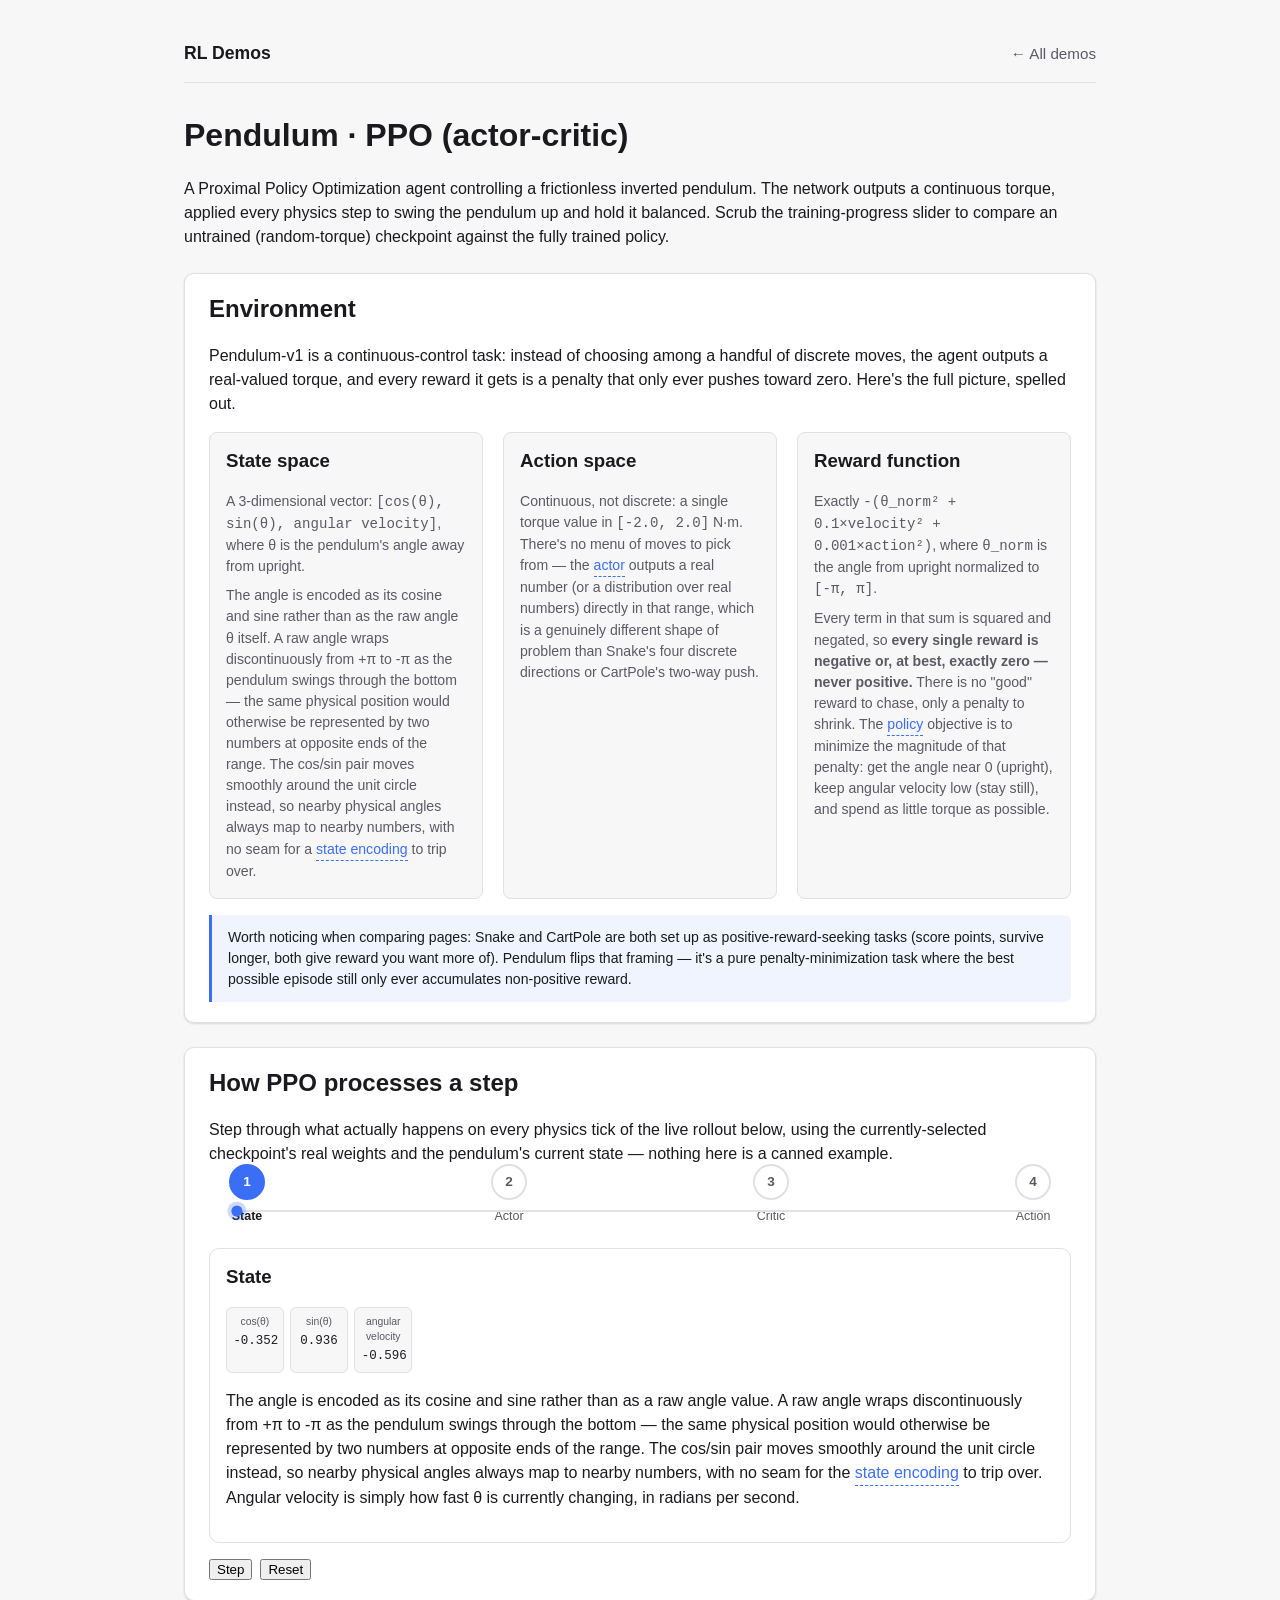
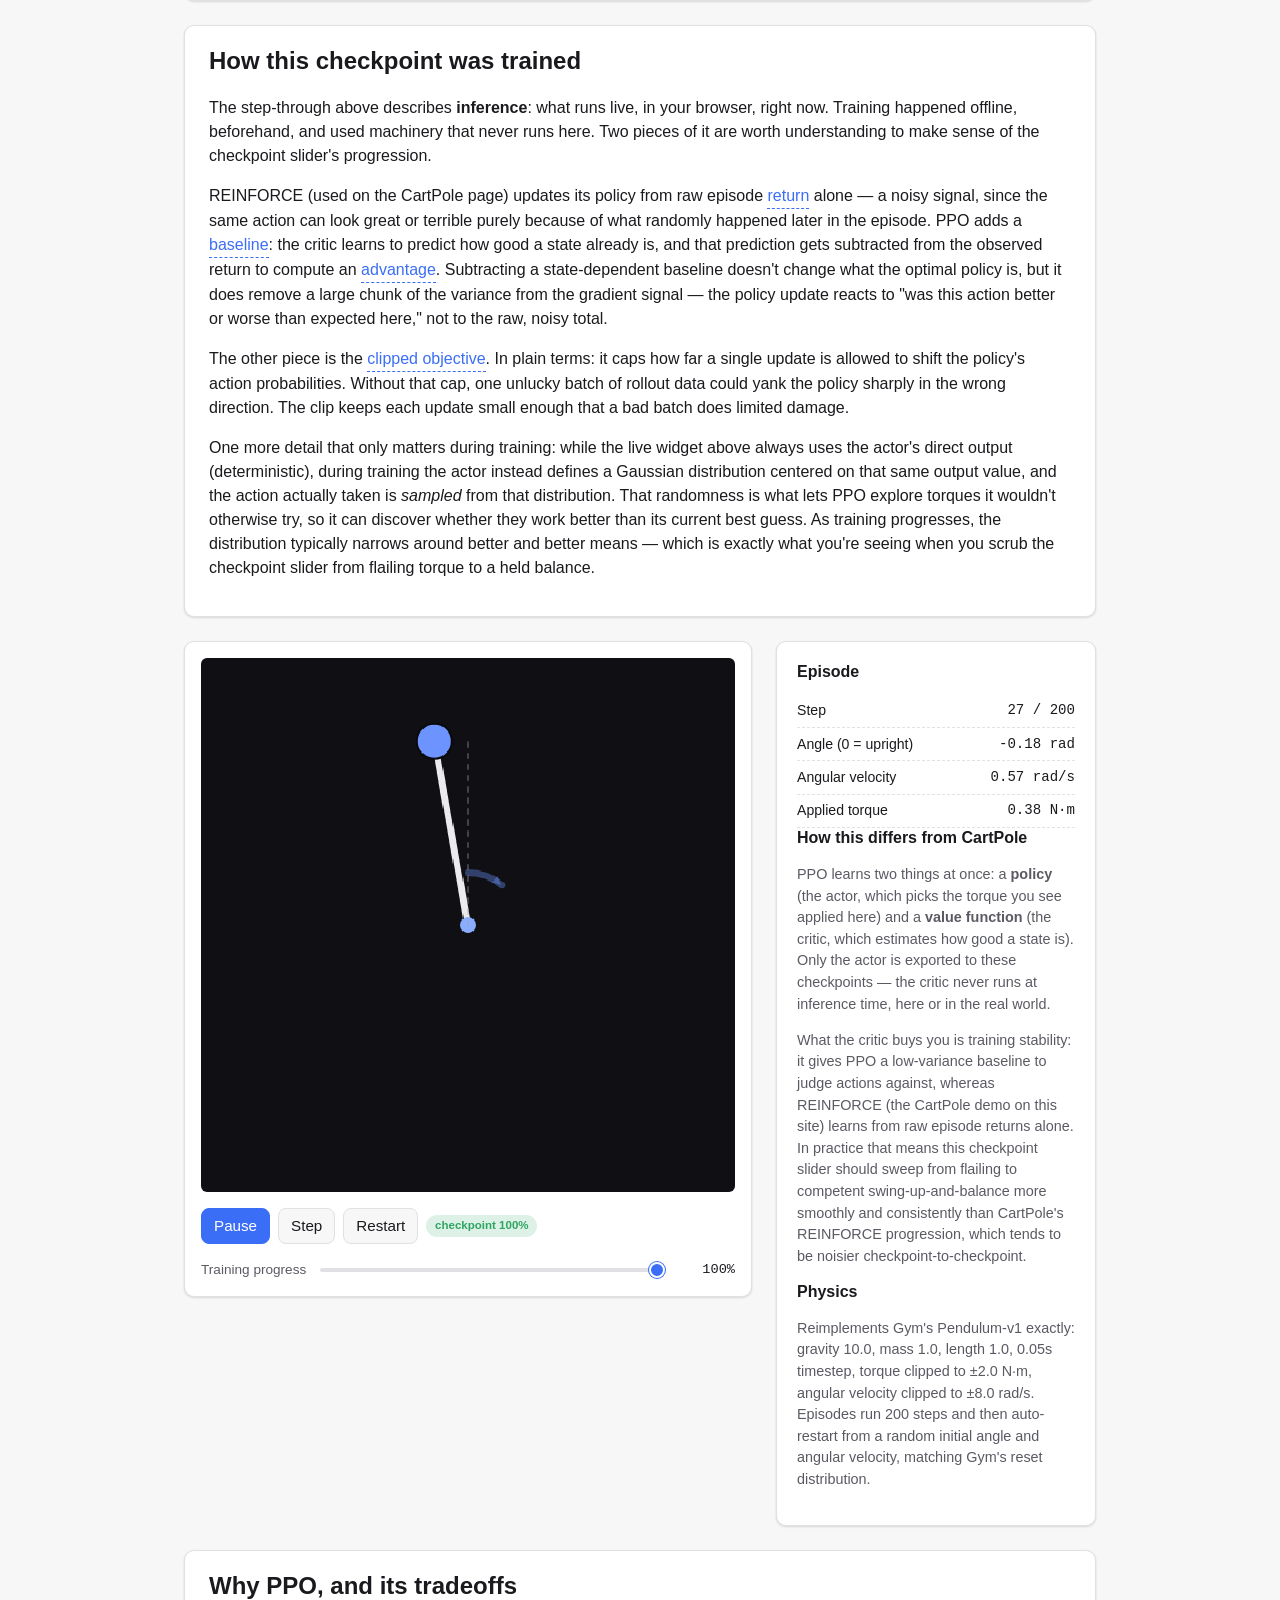
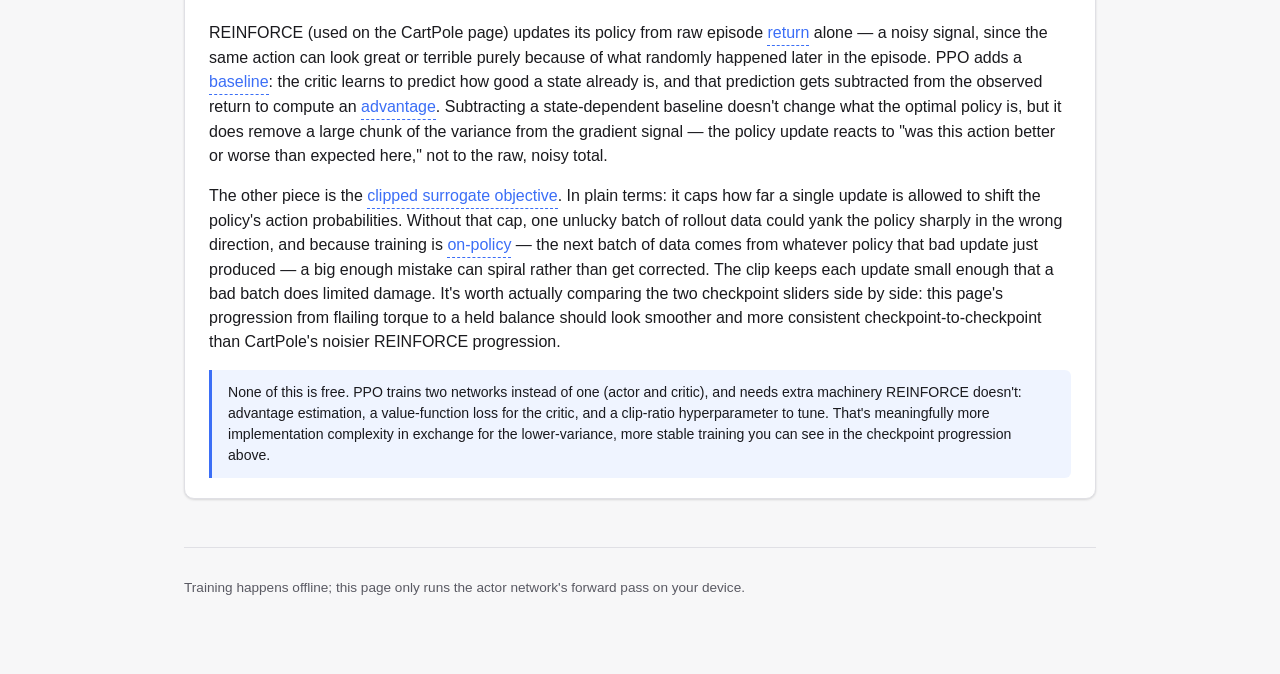
<file: pendulum/index.html>
<!doctype html>
<html lang="en">
<head>
  <meta charset="utf-8" />
  <meta name="viewport" content="width=device-width, initial-scale=1" />
  <title>Pendulum &middot; PPO &middot; RL Demos</title>
  <meta name="description" content="A PPO agent swinging up and balancing a continuous-control inverted pendulum, running entirely in the browser." />
  <link rel="stylesheet" href="../shared/style.css" />
</head>
<body>
  <div class="page">
    <header class="site-header">
      <span class="brand">RL Demos</span>
      <nav>
        <a href="../index.html">&larr; All demos</a>
      </nav>
    </header>

    <main>
      <h1>Pendulum &middot; PPO (actor-critic)</h1>
      <p>
        A Proximal Policy Optimization agent controlling a frictionless
        inverted pendulum. The network outputs a continuous torque, applied
        every physics step to swing the pendulum up and hold it balanced.
        Scrub the training-progress slider to compare an untrained
        (random-torque) checkpoint against the fully trained policy.
      </p>

      <section class="env-section" id="environment-section">
        <h2>Environment</h2>
        <p>
          Pendulum-v1 is a continuous-control task: instead of choosing among
          a handful of discrete moves, the agent outputs a real-valued
          torque, and every reward it gets is a penalty that only ever pushes
          toward zero. Here's the full picture, spelled out.
        </p>
        <div class="env-grid">
          <div class="env-card">
            <h3>State space</h3>
            <p>
              A 3-dimensional vector:
              <code>[cos(&theta;), sin(&theta;), angular velocity]</code>,
              where &theta; is the pendulum's angle away from upright.
            </p>
            <p>
              The angle is encoded as its cosine and sine rather than as the
              raw angle &theta; itself. A raw angle wraps discontinuously
              from +&pi; to -&pi; as the pendulum swings through the bottom
              &mdash; the same physical position would otherwise be
              represented by two numbers at opposite ends of the range. The
              cos/sin pair moves smoothly around the unit circle instead, so
              nearby physical angles always map to nearby numbers, with no
              seam for a <span id="gloss-state-space"></span> to trip over.
            </p>
          </div>
          <div class="env-card">
            <h3>Action space</h3>
            <p>
              Continuous, not discrete: a single torque value in
              <code>[-2.0, 2.0]</code> N&middot;m. There's no menu of moves
              to pick from &mdash; the
              <span id="gloss-actor-critic-1"></span> outputs a real number
              (or a distribution over real numbers) directly in that range,
              which is a genuinely different shape of problem than Snake's
              four discrete directions or CartPole's two-way push.
            </p>
          </div>
          <div class="env-card">
            <h3>Reward function</h3>
            <p>
              Exactly
              <code>-(&theta;_norm&sup2; + 0.1&times;velocity&sup2; + 0.001&times;action&sup2;)</code>,
              where <code>&theta;_norm</code> is the angle from upright
              normalized to <code>[-&pi;, &pi;]</code>.
            </p>
            <p>
              Every term in that sum is squared and negated, so
              <strong>every single reward is negative or, at best, exactly
              zero &mdash; never positive.</strong> There is no "good" reward
              to chase, only a penalty to shrink. The
              <span id="gloss-policy"></span> objective is to minimize the
              magnitude of that penalty: get the angle near 0 (upright),
              keep angular velocity low (stay still), and spend as little
              torque as possible.
            </p>
          </div>
        </div>
        <p class="callout">
          Worth noticing when comparing pages: Snake and CartPole are both
          set up as positive-reward-seeking tasks (score points, survive
          longer, both give reward you want more of). Pendulum flips that
          framing &mdash; it's a pure penalty-minimization task where the
          best possible episode still only ever accumulates non-positive
          reward.
        </p>
      </section>

      <section class="env-section" id="stepper-section">
        <h2>How PPO processes a step</h2>
        <p>
          Step through what actually happens on every physics tick of the
          live rollout below, using the currently-selected checkpoint's real
          weights and the pendulum's current state &mdash; nothing here is a
          canned example.
        </p>
        <div id="ppo-stepper"></div>
      </section>

      <section class="env-section" id="training-section">
        <h2>How this checkpoint was trained</h2>
        <p>
          The step-through above describes <strong>inference</strong>: what
          runs live, in your browser, right now. Training happened offline,
          beforehand, and used machinery that never runs here. Two pieces of
          it are worth understanding to make sense of the checkpoint slider's
          progression.
        </p>
        <p>
          REINFORCE (used on the CartPole page) updates its policy from raw
          episode <span id="gloss-return-train"></span> alone &mdash; a noisy
          signal, since the same action can look great or terrible purely
          because of what randomly happened later in the episode. PPO adds a
          <span id="gloss-baseline-train"></span>: the critic learns to
          predict how good a state already is, and that prediction gets
          subtracted from the observed return to compute an
          <span id="gloss-advantage-train"></span>. Subtracting a
          state-dependent baseline doesn't change what the optimal policy is,
          but it does remove a large chunk of the variance from the gradient
          signal &mdash; the policy update reacts to "was this action better
          or worse than expected here," not to the raw, noisy total.
        </p>
        <p>
          The other piece is the
          <span id="gloss-clipped-objective-train"></span>. In plain terms:
          it caps how far a single update is allowed to shift the policy's
          action probabilities. Without that cap, one unlucky batch of
          rollout data could yank the policy sharply in the wrong direction.
          The clip keeps each update small enough that a bad batch does
          limited damage.
        </p>
        <p>
          One more detail that only matters during training: while the live
          widget above always uses the actor's direct output (deterministic),
          during training the actor instead defines a Gaussian distribution
          centered on that same output value, and the action actually taken
          is <em>sampled</em> from that distribution. That randomness is what
          lets PPO explore torques it wouldn't otherwise try, so it can
          discover whether they work better than its current best guess. As
          training progresses, the distribution typically narrows around
          better and better means &mdash; which is exactly what you're
          seeing when you scrub the checkpoint slider from flailing torque to
          a held balance.
        </p>
      </section>

      <div class="demo-layout">
        <div class="stage">
          <canvas id="stage-canvas" width="480" height="480"></canvas>

          <div class="controls">
            <button id="play-pause-btn" class="primary" type="button">Pause</button>
            <button id="step-btn" type="button">Step</button>
            <button id="restart-btn" type="button">Restart</button>
            <span id="checkpoint-badge" class="badge">loading&hellip;</span>
          </div>

          <div class="slider-row">
            <label for="progress-slider">Training progress</label>
            <input id="progress-slider" type="range" min="0" max="6" step="1" value="6" />
            <output id="progress-output">100%</output>
          </div>
        </div>

        <div class="panel">
          <h2>Episode</h2>
          <div class="stat-row">
            <span>Step</span>
            <span id="stat-step" class="value">0 / 200</span>
          </div>
          <div class="stat-row">
            <span>Angle (0 = upright)</span>
            <span id="stat-angle" class="value">0.00 rad</span>
          </div>
          <div class="stat-row">
            <span>Angular velocity</span>
            <span id="stat-speed" class="value">0.00 rad/s</span>
          </div>
          <div class="stat-row">
            <span>Applied torque</span>
            <span id="stat-torque" class="value">0.00 N&middot;m</span>
          </div>

          <h3>How this differs from CartPole</h3>
          <p>
            PPO learns two things at once: a <strong>policy</strong> (the
            actor, which picks the torque you see applied here) and a
            <strong>value function</strong> (the critic, which estimates how
            good a state is). Only the actor is exported to these
            checkpoints &mdash; the critic never runs at inference time, here
            or in the real world.
          </p>
          <p>
            What the critic buys you is training stability: it gives PPO a
            low-variance baseline to judge actions against, whereas
            REINFORCE (the CartPole demo on this site) learns from raw
            episode returns alone. In practice that means this checkpoint
            slider should sweep from flailing to competent
            swing-up-and-balance more smoothly and consistently than
            CartPole's REINFORCE progression, which tends to be noisier
            checkpoint-to-checkpoint.
          </p>

          <h3>Physics</h3>
          <p>
            Reimplements Gym's Pendulum-v1 exactly: gravity 10.0, mass 1.0,
            length 1.0, 0.05s timestep, torque clipped to &plusmn;2.0 N&middot;m,
            angular velocity clipped to &plusmn;8.0 rad/s. Episodes run 200
            steps and then auto-restart from a random initial angle and
            angular velocity, matching Gym's reset distribution.
          </p>
        </div>
      </div>

      <section class="env-section" id="ppo-tradeoffs-section">
        <h2>Why PPO, and its tradeoffs</h2>
        <p>
          REINFORCE (used on the CartPole page) updates its policy from raw
          episode <span id="gloss-return"></span> alone &mdash; a noisy
          signal, since the same action can look great or terrible purely
          because of what randomly happened later in the episode. PPO adds
          a <span id="gloss-baseline"></span>: the critic learns to predict
          how good a state already is, and that prediction gets subtracted
          from the observed return to compute an
          <span id="gloss-advantage-2"></span>. Subtracting a
          state-dependent baseline doesn't change what the optimal policy
          is, but it does remove a large chunk of the variance from the
          gradient signal &mdash; the policy update reacts to
          "was this action better or worse than expected here," not to the
          raw, noisy total.
        </p>
        <p>
          The other piece is the
          <span id="gloss-clipped-objective-2"></span>. In plain terms: it
          caps how far a single update is allowed to shift the policy's
          action probabilities. Without that cap, one unlucky batch of
          rollout data could yank the policy sharply in the wrong
          direction, and because training is
          <span id="gloss-on-policy"></span> &mdash; the next batch of data
          comes from whatever policy that bad update just produced &mdash;
          a big enough mistake can spiral rather than get corrected. The
          clip keeps each update small enough that a bad batch does limited
          damage. It's worth actually comparing the two checkpoint sliders
          side by side: this page's progression from flailing torque to a
          held balance should look smoother and more consistent
          checkpoint-to-checkpoint than CartPole's noisier REINFORCE
          progression.
        </p>
        <p class="callout">
          None of this is free. PPO trains two networks instead of one
          (actor and critic), and needs extra machinery REINFORCE doesn't:
          advantage estimation, a value-function loss for the critic, and a
          clip-ratio hyperparameter to tune. That's meaningfully more
          implementation complexity in exchange for the lower-variance,
          more stable training you can see in the checkpoint progression
          above.
        </p>
      </section>
    </main>

    <footer class="site-footer">
      <p>Training happens offline; this page only runs the actor network's forward pass on your device.</p>
    </footer>
  </div>

  <script type="module">
    import { glossaryTerm, addTerms, initGlossary } from "../shared/glossary.js";
    import { createStepper } from "../shared/flow-stepper.js";
    import { predict } from "../shared/inference.js";
    import { getLiveObservation, getLiveCheckpoint } from "./pendulum.js";

    // Pendulum-specific terms not already in the shared glossary map.
    addTerms({
      "actor-critic":
        "An RL architecture with two learned networks working together: an actor that picks actions (the policy) and a critic that estimates state values, used by the critic to judge the actor's choices.",
      "continuous action space":
        "An action space where the agent outputs a real number (or a distribution over real numbers) rather than choosing from a fixed, finite list of discrete actions.",
      "critic":
        "The second network PPO trains alongside the actor. It takes a state and outputs a single number estimating how good that state is (the value function), used only during training to compute the advantage — it never picks actions and never runs at inference time.",
    });

    document.getElementById("gloss-state-space").outerHTML =
      glossaryTerm("state space", "state encoding");
    document.getElementById("gloss-actor-critic-1").outerHTML =
      glossaryTerm("actor-critic", "actor");
    document.getElementById("gloss-policy").outerHTML = glossaryTerm("policy");
    document.getElementById("gloss-return").outerHTML = glossaryTerm("return");
    document.getElementById("gloss-baseline").outerHTML = glossaryTerm("baseline");
    document.getElementById("gloss-advantage-2").outerHTML = glossaryTerm("advantage");
    document.getElementById("gloss-clipped-objective-2").outerHTML =
      glossaryTerm("clipped surrogate objective");
    document.getElementById("gloss-on-policy").outerHTML = glossaryTerm("on-policy");
    document.getElementById("gloss-return-train").outerHTML = glossaryTerm("return");
    document.getElementById("gloss-baseline-train").outerHTML = glossaryTerm("baseline");
    document.getElementById("gloss-advantage-train").outerHTML = glossaryTerm("advantage");
    document.getElementById("gloss-clipped-objective-train").outerHTML =
      glossaryTerm("clipped surrogate objective", "clipped objective");

    initGlossary();

    // ---------------------------------------------------------------------
    // Step-through diagram: 4 stages, each reading REAL values from the live
    // rollout (current state + currently-selected checkpoint) via the
    // accessors pendulum.js exports, rather than any hardcoded example.
    // ---------------------------------------------------------------------

    function torqueScaleMarkup(torque) {
      const MAX_TORQUE = 2.0;
      const clamped = Math.max(-MAX_TORQUE, Math.min(MAX_TORQUE, torque));
      const pct = ((clamped + MAX_TORQUE) / (2 * MAX_TORQUE)) * 100;
      return `
        <div style="position: relative; height: 2.5rem; margin: 0.75rem 0; background: var(--bg); border: 1px solid var(--border); border-radius: 6px;">
          <div style="position: absolute; left: 50%; top: 0; bottom: 0; width: 1px; background: var(--border);"></div>
          <div style="position: absolute; left: ${pct}%; top: 0.25rem; bottom: 0.25rem; width: 0.6rem; margin-left: -0.3rem; border-radius: 3px; background: var(--accent);"></div>
        </div>
        <div style="display: flex; justify-content: space-between; font-size: 0.72rem; color: var(--text-muted); font-family: var(--font-mono);">
          <span>-2.0 N&middot;m</span>
          <span>0</span>
          <span>+2.0 N&middot;m</span>
        </div>
      `;
    }

    function stateStage(el) {
      const [c, s, w] = getLiveObservation();
      el.innerHTML = `
        <h3>State</h3>
        <div class="flow-stepper-chips">
          <div class="flow-stepper-chip"><span class="flow-stepper-chip-label">cos(&theta;)</span>${c.toFixed(3)}</div>
          <div class="flow-stepper-chip"><span class="flow-stepper-chip-label">sin(&theta;)</span>${s.toFixed(3)}</div>
          <div class="flow-stepper-chip"><span class="flow-stepper-chip-label">angular velocity</span>${w.toFixed(3)}</div>
        </div>
        <p>
          The angle is encoded as its cosine and sine rather than as a raw
          angle value. A raw angle wraps discontinuously from +&pi; to -&pi;
          as the pendulum swings through the bottom &mdash; the same
          physical position would otherwise be represented by two numbers at
          opposite ends of the range. The cos/sin pair moves smoothly around
          the unit circle instead, so nearby physical angles always map to
          nearby numbers, with no seam for the ${glossaryTerm("state space", "state encoding")}
          to trip over. Angular velocity is simply how fast &theta; is
          currently changing, in radians per second.
        </p>
      `;
    }

    function actorStage(el) {
      const checkpoint = getLiveCheckpoint();
      const obs = getLiveObservation();
      const torque = checkpoint ? predict(checkpoint, obs)[0] : 0;
      el.innerHTML = `
        <h3>Actor network</h3>
        <div class="flow-stepper-callout">Output torque: <strong>${torque.toFixed(3)} N&middot;m</strong></div>
        ${torqueScaleMarkup(torque)}
        <p>
          This network outputs a single continuous number directly &mdash;
          it does not output a probability per discrete action the way
          Snake's DQN or CartPole's REINFORCE policy do. That's what a
          ${glossaryTerm("continuous action space")} means: instead of
          choosing among a handful of labeled moves, the actor's forward
          pass produces a real-valued torque (here, already scaled by the
          environment's &plusmn;2.0 N&middot;m range), which is applied to
          the pendulum as-is.
        </p>
      `;
    }

    function criticStage(el) {
      el.innerHTML = `
        <h3>Critic (value function)</h3>
        <p>
          PPO trains a second network, the ${glossaryTerm("critic")}, whose
          job is to output a ${glossaryTerm("value function", "value estimate")}
          for the current state &mdash; a single number predicting how much
          total future reward (here, how little future penalty) the agent
          expects from this state onward. It never picks actions itself.
        </p>
        <p class="flow-stepper-callout">
          No live number here: this demo's checkpoint files only export the
          actor's weights (an <code>input_dim 3, hidden [64,64], output_dim 1</code>
          network with a tanh output), not the critic's. The critic only
          ever runs during training, to compute the advantage used to update
          the actor &mdash; it never runs at inference time, here or in the
          real world, so there's nothing to compute live in this stage.
        </p>
        <p>
          It's worth contrasting all three algorithms on this site here,
          since this is the page where the difference is most visible.
          Snake's DQN estimates a Q-value <em>per action</em> (one number for
          each of four moves). CartPole's REINFORCE has no value estimate at
          all &mdash; it learns purely from raw episode returns. PPO's critic
          estimates a value <em>per state</em>, independent of any action,
          but &mdash; unlike DQN's Q-network &mdash; that estimate is only
          ever used during training, never at inference time.
        </p>
      `;
    }

    function actionStage(el) {
      const checkpoint = getLiveCheckpoint();
      const obs = getLiveObservation();
      const torque = checkpoint ? predict(checkpoint, obs)[0] : 0;
      el.innerHTML = `
        <h3>Action</h3>
        <div class="flow-stepper-callout">Torque sent to the environment: <strong>${torque.toFixed(3)} N&middot;m</strong></div>
        <p>
          At inference time (what's running live on this page), PPO takes
          the actor's direct output as the action &mdash; deterministically,
          with no sampling. That's a demo/inference-time design choice,
          not a training-time one: during training, PPO instead samples the
          actual action from a Gaussian distribution centered on this same
          output value, to keep exploring nearby torques rather than always
          repeating its current best guess. See "How this checkpoint was
          trained" below for more on that.
        </p>
      `;
    }

    const stepper = createStepper("ppo-stepper", [
      { key: "state", label: "State", render: stateStage },
      { key: "actor", label: "Actor", render: actorStage },
      { key: "critic", label: "Critic", render: criticStage },
      { key: "action", label: "Action", render: actionStage },
    ]);

    // Track which stage is currently showing (flow-stepper.js doesn't expose
    // a getter for this) so a checkpoint change can re-render it in place,
    // and re-init the glossary after each render since render() replaces
    // panel innerHTML.
    let currentStageIndex = 0;
    const stepperEl = document.getElementById("ppo-stepper");
    stepperEl.addEventListener("click", (event) => {
      if (event.target.matches("[data-flow-stepper-next]")) {
        currentStageIndex = Math.min(currentStageIndex + 1, 3);
      } else if (event.target.matches("[data-flow-stepper-reset]")) {
        currentStageIndex = 0;
      }
      setTimeout(() => initGlossary(), 0);
    });

    // When the checkpoint-progress slider changes (event dispatched from
    // pendulum.js), re-render whichever stage is currently showing so its
    // numbers reflect the newly-selected checkpoint.
    document.addEventListener("pendulum:checkpoint-changed", () => {
      stepper.stepTo(currentStageIndex);
      setTimeout(() => initGlossary(), 0);
    });
  </script>
  <script type="module" src="pendulum.js"></script>
</body>
</html>
</file>
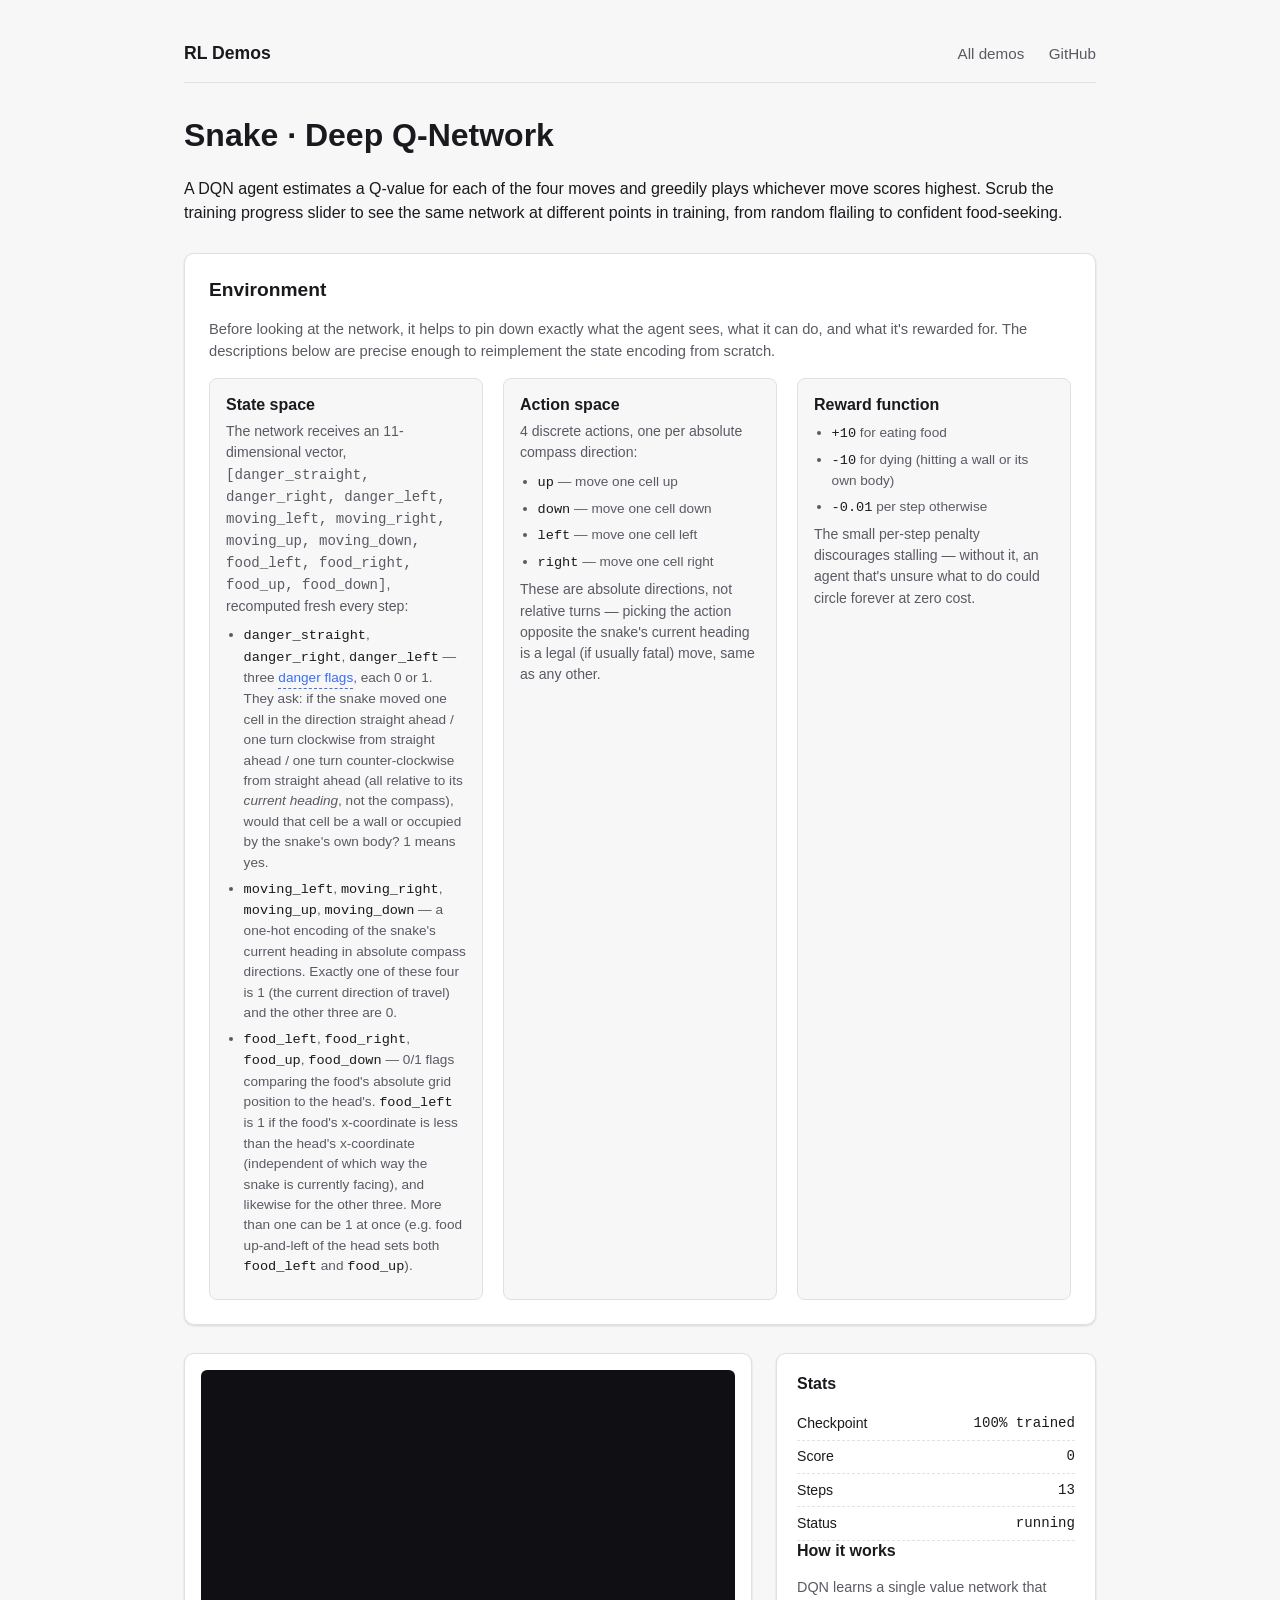
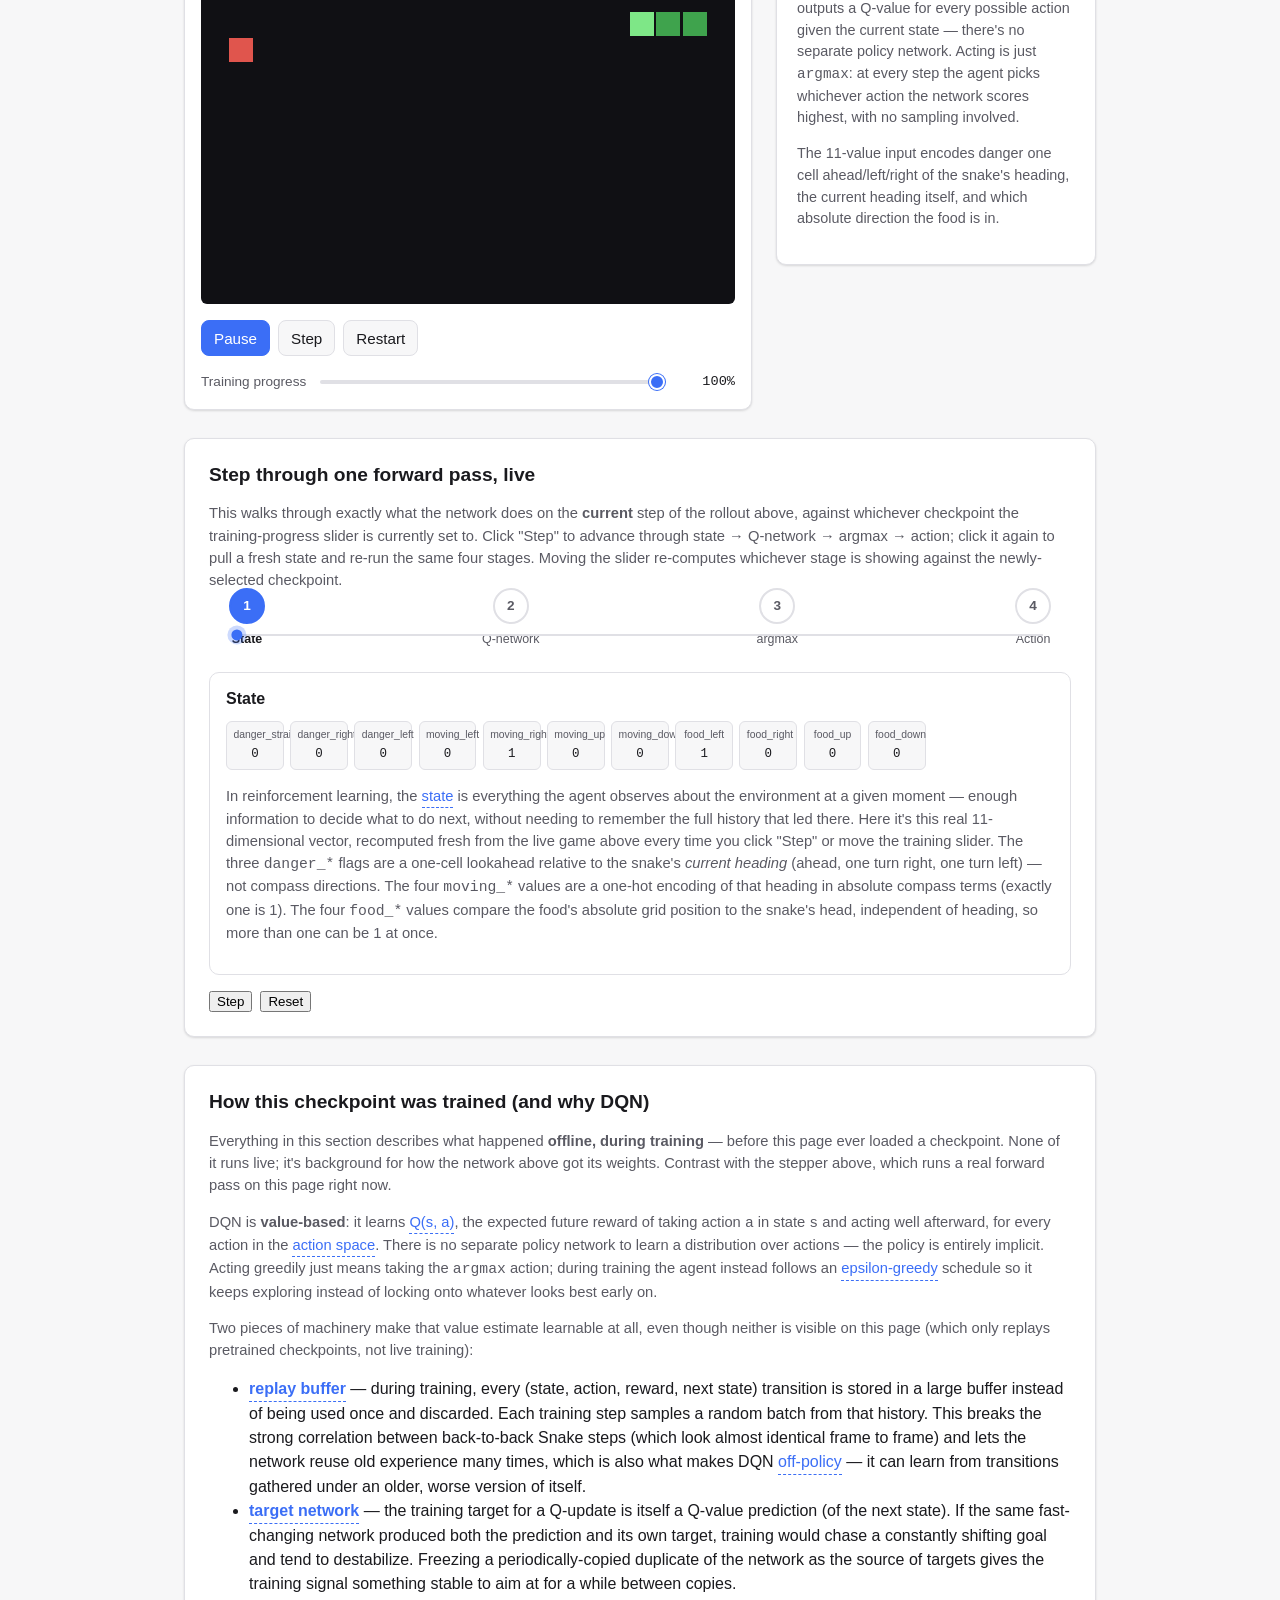
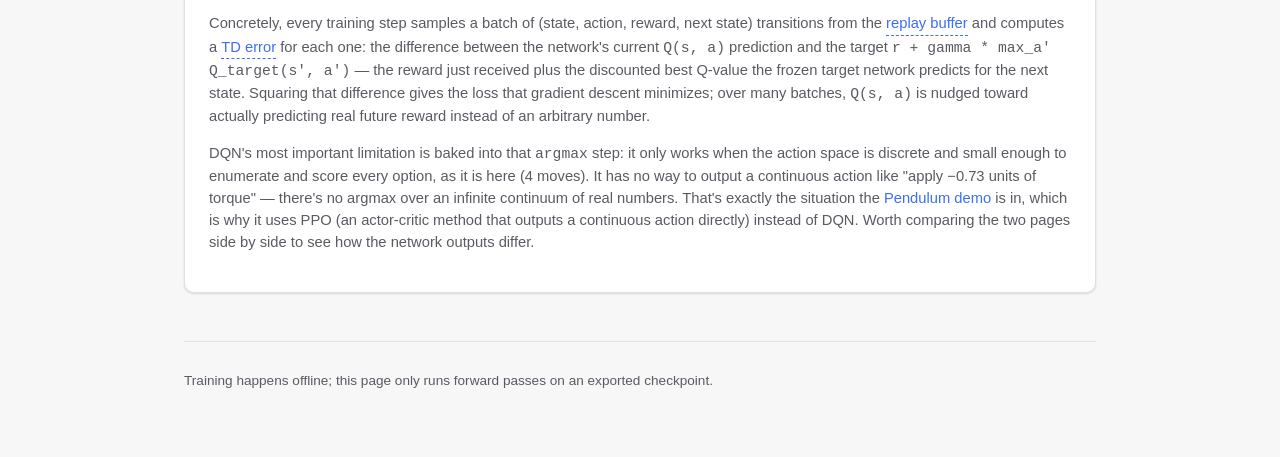
<file: snake/index.html>
<!doctype html>
<html lang="en">
<head>
  <meta charset="utf-8" />
  <meta name="viewport" content="width=device-width, initial-scale=1" />
  <title>Snake &middot; DQN &middot; RL Demos</title>
  <meta name="description" content="A Deep Q-Network plays Snake in your browser, running its forward pass live from an offline-trained checkpoint." />
  <link rel="stylesheet" href="../shared/style.css" />
</head>
<body>
  <div class="page">
    <header class="site-header">
      <span class="brand">RL Demos</span>
      <nav>
        <a href="../index.html">All demos</a>
        <a href="https://github.com/" target="_blank" rel="noopener">GitHub</a>
      </nav>
    </header>

    <main>
      <h1>Snake &middot; Deep Q-Network</h1>
      <p>
        A DQN agent estimates a Q-value for each of the four moves and
        greedily plays whichever move scores highest. Scrub the training
        progress slider to see the same network at different points in
        training, from random flailing to confident food-seeking.
      </p>

      <section class="content-section" id="env-section">
        <h2>Environment</h2>
        <p>
          Before looking at the network, it helps to pin down exactly what
          the agent sees, what it can do, and what it's rewarded for. The
          descriptions below are precise enough to reimplement the state
          encoding from scratch.
        </p>
        <div class="env-grid">
          <div class="env-card">
            <h3>State space</h3>
            <p>
              The network receives an 11-dimensional vector,
              <code>[danger_straight, danger_right, danger_left,
              moving_left, moving_right, moving_up, moving_down,
              food_left, food_right, food_up, food_down]</code>,
              recomputed fresh every step:
            </p>
            <ul id="state-space-list"></ul>
          </div>
          <div class="env-card">
            <h3>Action space</h3>
            <p>4 discrete actions, one per absolute compass direction:</p>
            <ul>
              <li><code>up</code> &mdash; move one cell up</li>
              <li><code>down</code> &mdash; move one cell down</li>
              <li><code>left</code> &mdash; move one cell left</li>
              <li><code>right</code> &mdash; move one cell right</li>
            </ul>
            <p>
              These are absolute directions, not relative turns &mdash;
              picking the action opposite the snake's current heading is a
              legal (if usually fatal) move, same as any other.
            </p>
          </div>
          <div class="env-card">
            <h3>Reward function</h3>
            <ul>
              <li><code>+10</code> for eating food</li>
              <li><code>-10</code> for dying (hitting a wall or its own body)</li>
              <li><code>-0.01</code> per step otherwise</li>
            </ul>
            <p>
              The small per-step penalty discourages stalling &mdash; without
              it, an agent that's unsure what to do could circle forever at
              zero cost.
            </p>
          </div>
        </div>
      </section>

      <div class="demo-layout">
        <div class="stage">
          <canvas id="board" width="400" height="400" aria-label="Snake game board"></canvas>

          <div class="controls">
            <button id="playPauseBtn" class="primary" type="button">Pause</button>
            <button id="stepBtn" type="button">Step</button>
            <button id="restartBtn" type="button">Restart</button>
          </div>

          <div class="slider-row">
            <label for="progressSlider">Training progress</label>
            <input id="progressSlider" type="range" min="0" max="6" step="1" value="6" />
            <output id="progressOutput">100%</output>
          </div>
        </div>

        <div class="panel">
          <h2>Stats</h2>
          <div class="stat-row">
            <span>Checkpoint</span>
            <span class="value" id="statCheckpoint">loading&hellip;</span>
          </div>
          <div class="stat-row">
            <span>Score</span>
            <span class="value" id="statScore">0</span>
          </div>
          <div class="stat-row">
            <span>Steps</span>
            <span class="value" id="statSteps">0</span>
          </div>
          <div class="stat-row">
            <span>Status</span>
            <span class="value" id="statStatus">&mdash;</span>
          </div>

          <h3>How it works</h3>
          <p>
            DQN learns a single value network that outputs a Q-value for
            every possible action given the current state &mdash; there's no
            separate policy network. Acting is just <code>argmax</code>: at
            every step the agent picks whichever action the network scores
            highest, with no sampling involved.
          </p>
          <p>
            The 11-value input encodes danger one cell ahead/left/right of
            the snake's heading, the current heading itself, and which
            absolute direction the food is in.
          </p>
        </div>
      </div>

      <section class="content-section" id="stepper-section">
        <h2>Step through one forward pass, live</h2>
        <p>
          This walks through exactly what the network does on the
          <strong>current</strong> step of the rollout above, against
          whichever checkpoint the training-progress slider is currently
          set to. Click "Step" to advance through state &rarr; Q-network
          &rarr; argmax &rarr; action; click it again to pull a fresh state
          and re-run the same four stages. Moving the slider re-computes
          whichever stage is showing against the newly-selected checkpoint.
        </p>
        <div id="dqn-stepper"></div>
      </section>

      <section class="content-section" id="tradeoffs-section">
        <h2>How this checkpoint was trained (and why DQN)</h2>
        <p class="diagram-caption">
          Everything in this section describes what happened
          <strong>offline, during training</strong> &mdash; before this page
          ever loaded a checkpoint. None of it runs live; it's background for
          how the network above got its weights. Contrast with the stepper
          above, which runs a real forward pass on this page right now.
        </p>
        <div id="tradeoffs-content"></div>
      </section>
    </main>

    <footer class="site-footer">
      <p>Training happens offline; this page only runs forward passes on an exported checkpoint.</p>
    </footer>
  </div>

  <script type="module" src="./main.js"></script>

  <script type="module">
    import { glossaryTerm, addTerms, initGlossary } from "../shared/glossary.js";

    // Snake/DQN-specific terms not already in the shared glossary.
    addTerms({
      "danger flag":
        "A 0/1 input feature meaning 'moving this direction next would immediately kill the snake' (wall or its own body one cell away) — not a prediction, just a lookahead check baked into the state.",
      "TD error":
        "Temporal-difference error: the gap between the Q-network's current prediction for (state, action) and a target built from the observed reward plus the discounted value of the next state, r + gamma * max_a' Q_target(s', a'). Squaring this error is the loss DQN's gradient descent actually minimizes.",
      "greedy":
        "Always picking the action with the highest known/estimated value, with no randomness — as opposed to an exploration strategy like epsilon-greedy that sometimes picks a random action instead.",
    });

    document.addEventListener("DOMContentLoaded", () => {
      // --- State space bullets (env-section) ---------------------------------
      const stateSpaceList = document.getElementById("state-space-list");
      stateSpaceList.innerHTML = `
        <li>
          <code>danger_straight</code>, <code>danger_right</code>,
          <code>danger_left</code> &mdash; three ${glossaryTerm("danger flag", "danger flags")},
          each 0 or 1. They ask: if the snake moved one cell in the direction
          straight ahead / one turn clockwise from straight ahead / one turn
          counter-clockwise from straight ahead (all relative to its
          <em>current heading</em>, not the compass), would that cell be a
          wall or occupied by the snake's own body? 1 means yes.
        </li>
        <li>
          <code>moving_left</code>, <code>moving_right</code>,
          <code>moving_up</code>, <code>moving_down</code> &mdash; a one-hot
          encoding of the snake's current heading in absolute compass
          directions. Exactly one of these four is 1 (the current direction
          of travel) and the other three are 0.
        </li>
        <li>
          <code>food_left</code>, <code>food_right</code>, <code>food_up</code>,
          <code>food_down</code> &mdash; 0/1 flags comparing the food's
          absolute grid position to the head's. <code>food_left</code> is 1
          if the food's x-coordinate is less than the head's x-coordinate
          (independent of which way the snake is currently facing), and
          likewise for the other three. More than one can be 1 at once (e.g.
          food up-and-left of the head sets both <code>food_left</code> and
          <code>food_up</code>).
        </li>
      `;

      // --- How this checkpoint was trained (tradeoffs-section) ----------------
      document.getElementById("tradeoffs-content").innerHTML = `
        <p>
          DQN is <strong>value-based</strong>: it learns
          ${glossaryTerm("Q-value", "Q(s, a)")}, the expected future reward
          of taking action <code>a</code> in state <code>s</code> and acting
          well afterward, for every action in the ${glossaryTerm("action space")}.
          There is no separate policy network to learn a distribution over
          actions &mdash; the policy is entirely implicit. Acting greedily
          just means taking the <code>argmax</code> action; during training
          the agent instead follows an ${glossaryTerm("epsilon-greedy")}
          schedule so it keeps exploring instead of locking onto whatever
          looks best early on.
        </p>
        <p>
          Two pieces of machinery make that value estimate learnable at all,
          even though neither is visible on this page (which only replays
          pretrained checkpoints, not live training):
        </p>
        <ul>
          <li>
            <strong>${glossaryTerm("replay buffer")}</strong> &mdash; during
            training, every (state, action, reward, next state) transition is
            stored in a large buffer instead of being used once and
            discarded. Each training step samples a random batch from that
            history. This breaks the strong correlation between
            back-to-back Snake steps (which look almost identical frame to
            frame) and lets the network reuse old experience many times,
            which is also what makes DQN ${glossaryTerm("off-policy")} &mdash;
            it can learn from transitions gathered under an older, worse
            version of itself.
          </li>
          <li>
            <strong>${glossaryTerm("target network")}</strong> &mdash; the
            training target for a Q-update is itself a Q-value prediction
            (of the next state). If the same fast-changing network produced
            both the prediction and its own target, training would chase a
            constantly shifting goal and tend to destabilize. Freezing a
            periodically-copied duplicate of the network as the source of
            targets gives the training signal something stable to aim at for
            a while between copies.
          </li>
        </ul>
        <p>
          Concretely, every training step samples a batch of
          (state, action, reward, next state) transitions from the
          ${glossaryTerm("replay buffer")} and computes a
          ${glossaryTerm("TD error")} for each one: the difference between
          the network's current <code>Q(s, a)</code> prediction and the
          target <code>r + gamma * max_a&prime; Q_target(s&prime;, a&prime;)</code>
          &mdash; the reward just received plus the discounted best Q-value
          the frozen target network predicts for the next state. Squaring
          that difference gives the loss that gradient descent minimizes;
          over many batches, <code>Q(s, a)</code> is nudged toward actually
          predicting real future reward instead of an arbitrary number.
        </p>
        <p>
          DQN's most important limitation is baked into that
          <code>argmax</code> step: it only works when the action space is
          discrete and small enough to enumerate and score every option, as
          it is here (4 moves). It has no way to output a continuous action
          like "apply &minus;0.73 units of torque" &mdash; there's no
          argmax over an infinite continuum of real numbers. That's exactly
          the situation the
          <a href="../pendulum/index.html">Pendulum demo</a> is in, which is
          why it uses PPO (an actor-critic method that outputs a continuous
          action directly) instead of DQN. Worth comparing the two pages
          side by side to see how the network outputs differ.
        </p>
      `;

      initGlossary();
    });
  </script>

  <script type="module">
    import { getCurrentInference } from "./main.js";
    import { predict } from "../shared/inference.js";
    import { encodeState, argmaxAction } from "./game.js";
    import { createStepper } from "../shared/flow-stepper.js";
    import { glossaryTerm, addTerms, initGlossary } from "../shared/glossary.js";

    addTerms({
      "value-based":
        "A family of RL methods (like DQN) that learn a value function — an estimate of expected future reward — and derive behavior from it (e.g. by taking the action with the highest estimated value), rather than learning a policy directly.",
    });

    const STATE_LABELS = [
      "danger_straight",
      "danger_right",
      "danger_left",
      "moving_left",
      "moving_right",
      "moving_up",
      "moving_down",
      "food_left",
      "food_right",
      "food_up",
      "food_down",
    ];
    const ACTION_LABELS = ["Up", "Down", "Left", "Right"];

    // Recomputed at the top of every stage render() so the numbers always
    // reflect whatever state/checkpoint the live rollout is on right now,
    // not a snapshot frozen from page load.
    function currentInference() {
      const { checkpoint, gameState } = getCurrentInference();
      if (!checkpoint || !gameState) return null;
      const observation = encodeState(gameState);
      const qValues = predict(checkpoint, observation);
      const actionIndex = argmaxAction(qValues);
      return { observation, qValues, actionIndex };
    }

    function afterRender() {
      initGlossary();
    }

    function stateStage(el) {
      const inf = currentInference();
      if (!inf) {
        el.innerHTML = `<h3>State</h3><p>Waiting for a checkpoint to load&hellip;</p>`;
        return;
      }
      el.innerHTML = `
        <h3>State</h3>
        <div class="flow-stepper-chips">
          ${STATE_LABELS.map(
            (label, i) => `
              <div class="flow-stepper-chip">
                <span class="flow-stepper-chip-label">${label}</span>
                ${inf.observation[i]}
              </div>
            `
          ).join("")}
        </div>
        <p>
          In reinforcement learning, the ${glossaryTerm("state space", "state")}
          is everything the agent observes about the environment at a given
          moment &mdash; enough information to decide what to do next,
          without needing to remember the full history that led there. Here
          it's this real 11-dimensional vector, recomputed fresh from the
          live game above every time you click "Step" or move the training
          slider. The three <code>danger_*</code> flags are a one-cell
          lookahead relative to the snake's <em>current heading</em> (ahead,
          one turn right, one turn left) &mdash; not compass directions. The
          four <code>moving_*</code> values are a one-hot encoding of that
          heading in absolute compass terms (exactly one is 1). The four
          <code>food_*</code> values compare the food's absolute grid
          position to the snake's head, independent of heading, so more than
          one can be 1 at once.
        </p>
      `;
    }

    function qNetworkStage(el) {
      const inf = currentInference();
      if (!inf) {
        el.innerHTML = `<h3>Q-network</h3><p>Waiting for a checkpoint to load&hellip;</p>`;
        return;
      }
      const max = Math.max(...inf.qValues);
      const min = Math.min(...inf.qValues);
      const range = max - min || 1;
      el.innerHTML = `
        <h3>Q-network</h3>
        <div class="flow-stepper-bars">
          ${inf.qValues
            .map((v, i) => {
              const heightPct = ((v - min) / range) * 80 + 10;
              const isWinner = v === max;
              return `
                <div class="flow-stepper-bar-col">
                  <div class="flow-stepper-bar-value">${v.toFixed(3)}</div>
                  <div class="flow-stepper-bar ${isWinner ? "winner" : ""}" style="height: ${heightPct}%"></div>
                  <div class="flow-stepper-bar-label">${ACTION_LABELS[i]}</div>
                </div>
              `;
            })
            .join("")}
        </div>
        <p>
          The state vector is fed through the network's layers to produce
          one ${glossaryTerm("Q-value")} per action: the network's estimate
          of total future reward if the snake takes that action right now
          and then keeps playing well. DQN is
          ${glossaryTerm("value-based", "value-based")} &mdash; there's one
          output per action (four numbers, all from a single forward pass)
          instead of one overall output, because the agent needs to compare
          every option's value to decide which is best. Bar height here is
          scaled between this step's own min and max Q-value so small
          differences stay visible; the raw numbers above each bar are the
          real predictions.
        </p>
      `;
    }

    function argmaxStage(el) {
      const inf = currentInference();
      if (!inf) {
        el.innerHTML = `<h3>argmax</h3><p>Waiting for a checkpoint to load&hellip;</p>`;
        return;
      }
      const max = Math.max(...inf.qValues);
      el.innerHTML = `
        <h3>argmax</h3>
        <div class="flow-stepper-bars">
          ${inf.qValues
            .map((v, i) => {
              const min = Math.min(...inf.qValues);
              const range = max - min || 1;
              const heightPct = ((v - min) / range) * 80 + 10;
              const isWinner = v === max;
              return `
                <div class="flow-stepper-bar-col">
                  <div class="flow-stepper-bar-value">${v.toFixed(3)}</div>
                  <div class="flow-stepper-bar ${isWinner ? "winner" : ""}" style="height: ${heightPct}%"></div>
                  <div class="flow-stepper-bar-label">${ACTION_LABELS[i]}</div>
                </div>
              `;
            })
            .join("")}
        </div>
        <div class="flow-stepper-callout">
          argmax([${inf.qValues.map((v) => v.toFixed(3)).join(", ")}]) =
          <strong>${ACTION_LABELS[inf.actionIndex]}</strong>
        </div>
        <p>
          <code>argmax</code> just means "which index had the highest
          value" &mdash; here, which of the four Q-values is largest, with
          the winning bar highlighted above. Action selection at inference
          time is ${glossaryTerm("greedy")}: the agent always takes the
          highest-scoring action, full stop. That's different from training,
          which used ${glossaryTerm("epsilon-greedy")} so the agent would
          occasionally take a random action instead of the best-known one,
          to keep discovering better strategies. None of that exploration
          happens here &mdash; this page only replays a frozen, pretrained
          checkpoint greedily.
        </p>
      `;
    }

    function actionStage(el) {
      const inf = currentInference();
      if (!inf) {
        el.innerHTML = `<h3>Action</h3><p>Waiting for a checkpoint to load&hellip;</p>`;
        return;
      }
      el.innerHTML = `
        <h3>Action</h3>
        <div class="flow-stepper-callout">
          Move chosen: <strong>${ACTION_LABELS[inf.actionIndex]}</strong>
        </div>
        <p>
          This action is what actually gets sent to the environment (the
          Snake board above): the snake moves one cell in that direction,
          and the environment returns a reward (+10 for food, -10 for
          dying, -0.01 otherwise) plus the next state. During training,
          that whole (state, action, reward, next state) transition would
          have been stored in the ${glossaryTerm("replay buffer")} and later
          sampled to compute a learning update. None of that storage or
          learning happens on this page &mdash; you're stepping through a
          pretrained, frozen checkpoint, so this action only drives the
          live rollout forward. See "How this checkpoint was trained" below
          for what the replay buffer, target network, and loss actually did
          offline to produce these weights.
        </p>
      `;
    }

    const stepper = createStepper("dqn-stepper", [
      { key: "state", label: "State", render: stateStage },
      { key: "qnetwork", label: "Q-network", render: qNetworkStage },
      { key: "argmax", label: "argmax", render: argmaxStage },
      { key: "action", label: "Action", render: actionStage },
    ]);

    // Track which stage is showing (flow-stepper.js doesn't expose this
    // itself) so a checkpoint change can re-render just that stage.
    let currentStageIndex = 0;
    const stepperEl = document.getElementById("dqn-stepper");
    stepperEl.addEventListener("click", (event) => {
      if (event.target.closest("[data-flow-stepper-next]")) {
        currentStageIndex = Math.min(currentStageIndex + 1, 3);
      } else if (event.target.closest("[data-flow-stepper-reset]")) {
        currentStageIndex = 0;
      }
      // Glossary buttons inside the panel also live under this container;
      // re-wiring is idempotent (initGlossary skips already-wired buttons).
      setTimeout(afterRender, 0);
    });
    afterRender();

    // main.js dispatches this once a newly-selected checkpoint finishes
    // loading; re-render whichever stage is currently showing so its
    // numbers reflect the new checkpoint instead of the old one.
    document.addEventListener("snake:checkpointchanged", () => {
      stepper.stepTo(currentStageIndex);
    });
  </script>
</body>
</html>
</file>
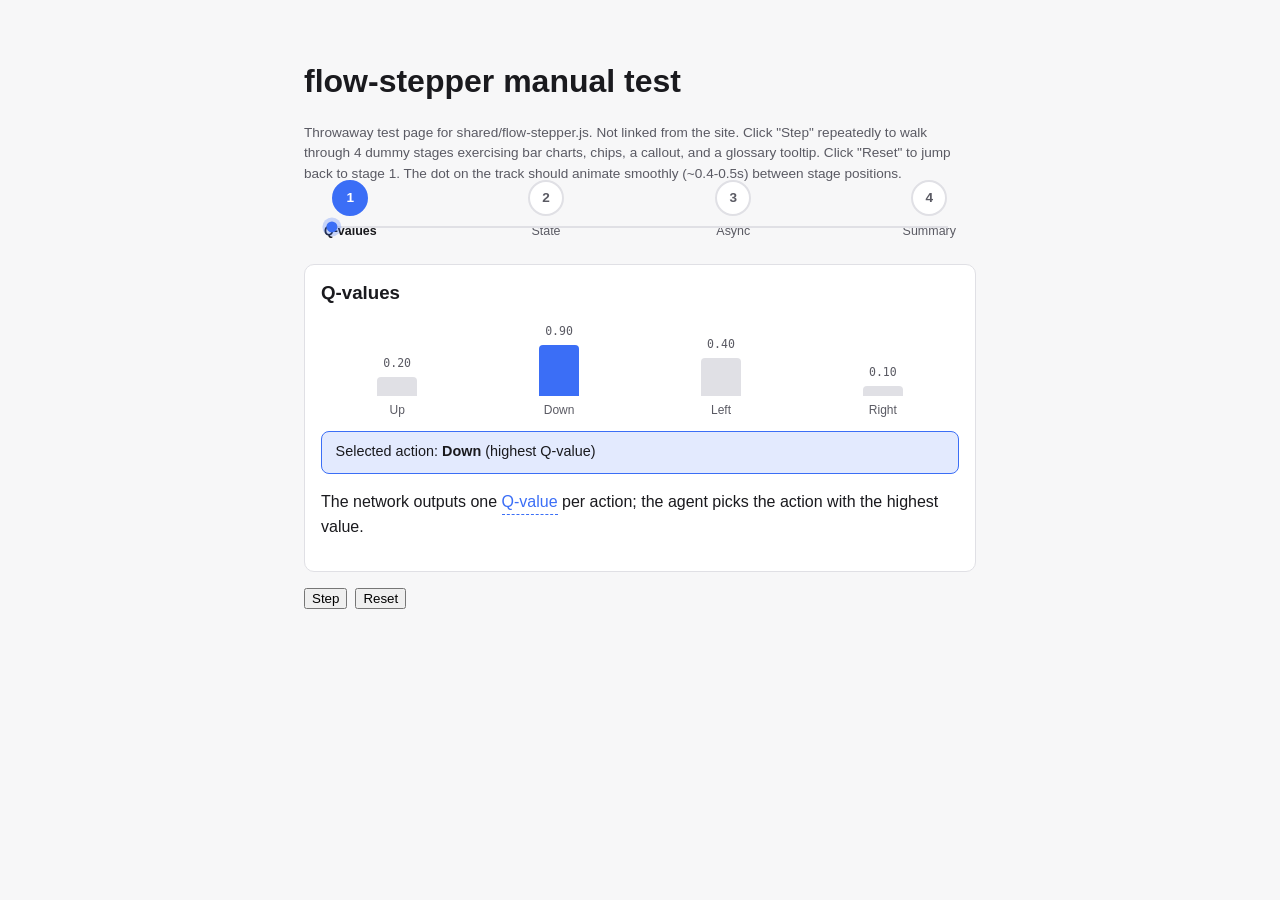
<file: shared/flow-stepper-test.html>
<!doctype html>
<html lang="en">
<head>
<meta charset="utf-8" />
<title>flow-stepper manual test</title>
<link rel="stylesheet" href="style.css" />
<style>
  .page { max-width: 720px; }
</style>
</head>
<body>
<div class="page">
  <h1>flow-stepper manual test</h1>
  <p class="diagram-caption">
    Throwaway test page for shared/flow-stepper.js. Not linked from the site.
    Click "Step" repeatedly to walk through 4 dummy stages exercising bar
    charts, chips, a callout, and a glossary tooltip. Click "Reset" to jump
    back to stage 1. The dot on the track should animate smoothly (~0.4-0.5s)
    between stage positions.
  </p>

  <div id="my-stepper"></div>
</div>

<script type="module">
  import { createStepper } from './flow-stepper.js';
  import { glossaryTerm, addTerms, initGlossary } from './glossary.js';

  addTerms({
    'flow stepper': 'A demo-only term added to exercise the glossary tooltip in this test page.',
  });

  function barsStage(el) {
    el.innerHTML = `
      <h3>Q-values</h3>
      <div class="flow-stepper-bars">
        ${[
          ['Up', 0.2],
          ['Down', 0.9],
          ['Left', 0.4],
          ['Right', 0.1],
        ]
          .map(([label, v], i, arr) => {
            const max = Math.max(...arr.map((x) => x[1]));
            const winner = v === max;
            return `
              <div class="flow-stepper-bar-col">
                <div class="flow-stepper-bar-value">${v.toFixed(2)}</div>
                <div class="flow-stepper-bar ${winner ? 'winner' : ''}" style="height: ${v * 100}%"></div>
                <div class="flow-stepper-bar-label">${label}</div>
              </div>
            `;
          })
          .join('')}
      </div>
      <div class="flow-stepper-callout">Selected action: <strong>Down</strong> (highest Q-value)</div>
      <p>The network outputs one ${glossaryTerm('Q-value')} per action; the agent picks the action with the highest value.</p>
    `;
  }

  function chipsStage(el) {
    el.innerHTML = `
      <h3>State vector</h3>
      <div class="flow-stepper-chips">
        ${['head_x', 'head_y', 'food_x', 'food_y', 'dir']
          .map((label, i) => `
            <div class="flow-stepper-chip">
              <span class="flow-stepper-chip-label">${label}</span>
              ${(i * 3 + 1) % 9}
            </div>
          `)
          .join('')}
      </div>
      <p>The raw ${glossaryTerm('state space', 'state')} is flattened into a fixed-length vector before being fed to the network.</p>
    `;
  }

  function asyncStage(el) {
    el.innerHTML = `<h3>Loading...</h3><p>Simulating an async inference call.</p>`;
    return new Promise((resolve) => {
      setTimeout(() => {
        el.innerHTML = `
          <h3>Inference (async)</h3>
          <div class="flow-stepper-callout">Async render() completed after a simulated delay.</div>
          <p>render() may be <code>async</code> — the stepper awaits it before considering the stage settled.
          This is where a real stage would call into <code>shared/inference.js</code>'s
          ${glossaryTerm('flow stepper', 'predict()')} against a checkpoint.</p>
        `;
        resolve();
      }, 300);
    });
  }

  function summaryStage(el) {
    el.innerHTML = `
      <h3>Summary</h3>
      <p>This final stage demonstrates plain prose with no visualization, and a second
      glossary term: ${glossaryTerm('policy')}.</p>
    `;
  }

  const stepper = createStepper('my-stepper', [
    { key: 'qvalues', label: 'Q-values', render: barsStage },
    { key: 'state', label: 'State', render: chipsStage },
    { key: 'async', label: 'Async', render: asyncStage },
    { key: 'summary', label: 'Summary', render: summaryStage },
  ]);

  initGlossary();
  // Re-init glossary after each render since render() replaces panel innerHTML.
  document.getElementById('my-stepper').addEventListener('click', () => {
    setTimeout(() => initGlossary(), 0);
  });
</script>
</body>
</html>
</file>
<file: shared/style.css>
/* ==========================================================================
   RL Demos — shared styles
   Used by the landing page (index.html) and all demo pages
   (snake/, cartpole/, pendulum/). Keep this generic: demo pages share a
   canvas, playback controls, a progress slider, and an explanation panel.
   ========================================================================== */

:root {
  --bg: #f7f7f8;
  --bg-elevated: #ffffff;
  --text: #1a1a1e;
  --text-muted: #5a5a63;
  --border: #e0e0e5;
  --accent: #3b6ef6;
  --accent-hover: #2f58cc;
  --accent-contrast: #ffffff;
  --canvas-bg: #101014;
  --danger: #d64545;
  --success: #2fa563;
  --shadow: 0 1px 3px rgba(0, 0, 0, 0.08), 0 1px 2px rgba(0, 0, 0, 0.06);
  --radius: 10px;
  --font-sans: -apple-system, BlinkMacSystemFont, "Segoe UI", Roboto, Helvetica, Arial, sans-serif;
  --font-mono: ui-monospace, SFMono-Regular, "SF Mono", Menlo, Consolas, monospace;
}

@media (prefers-color-scheme: dark) {
  :root {
    --bg: #16161a;
    --bg-elevated: #1e1e23;
    --text: #eaeaef;
    --text-muted: #a1a1aa;
    --border: #2e2e35;
    --accent: #6d93ff;
    --accent-hover: #8badff;
    --accent-contrast: #0c0c0f;
    --canvas-bg: #0a0a0c;
    --danger: #f2685f;
    --success: #4cc989;
    --shadow: 0 1px 3px rgba(0, 0, 0, 0.4), 0 1px 2px rgba(0, 0, 0, 0.3);
  }
}

/* Manual theme override, e.g. <html data-theme="dark"> */
:root[data-theme="dark"] {
  --bg: #16161a;
  --bg-elevated: #1e1e23;
  --text: #eaeaef;
  --text-muted: #a1a1aa;
  --border: #2e2e35;
  --accent: #6d93ff;
  --accent-hover: #8badff;
  --accent-contrast: #0c0c0f;
  --canvas-bg: #0a0a0c;
  --danger: #f2685f;
  --success: #4cc989;
  --shadow: 0 1px 3px rgba(0, 0, 0, 0.4), 0 1px 2px rgba(0, 0, 0, 0.3);
}

:root[data-theme="light"] {
  --bg: #f7f7f8;
  --bg-elevated: #ffffff;
  --text: #1a1a1e;
  --text-muted: #5a5a63;
  --border: #e0e0e5;
  --accent: #3b6ef6;
  --accent-hover: #2f58cc;
  --accent-contrast: #ffffff;
  --canvas-bg: #101014;
  --danger: #d64545;
  --success: #2fa563;
  --shadow: 0 1px 3px rgba(0, 0, 0, 0.08), 0 1px 2px rgba(0, 0, 0, 0.06);
}

* {
  box-sizing: border-box;
}

html,
body {
  margin: 0;
  padding: 0;
}

body {
  background: var(--bg);
  color: var(--text);
  font-family: var(--font-sans);
  line-height: 1.5;
  -webkit-font-smoothing: antialiased;
}

a {
  color: var(--accent);
  text-decoration: none;
}

a:hover {
  text-decoration: underline;
}

h1,
h2,
h3 {
  line-height: 1.25;
  font-weight: 600;
}

code,
pre,
.mono {
  font-family: var(--font-mono);
}

/* --------------------------------------------------------------------------
   Layout shells
   -------------------------------------------------------------------------- */

.page {
  max-width: 960px;
  margin: 0 auto;
  padding: 2.5rem 1.5rem 4rem;
}

.site-header {
  display: flex;
  align-items: baseline;
  justify-content: space-between;
  gap: 1rem;
  margin-bottom: 2rem;
  padding-bottom: 1rem;
  border-bottom: 1px solid var(--border);
}

.site-header .brand {
  font-size: 1.1rem;
  font-weight: 700;
  color: var(--text);
}

.site-header nav a {
  color: var(--text-muted);
  margin-left: 1.25rem;
  font-size: 0.95rem;
}

.site-header nav a:hover {
  color: var(--text);
}

.site-footer {
  margin-top: 3rem;
  padding-top: 1rem;
  border-top: 1px solid var(--border);
  color: var(--text-muted);
  font-size: 0.85rem;
}

/* --------------------------------------------------------------------------
   Landing page: demo cards
   -------------------------------------------------------------------------- */

.demo-grid {
  display: grid;
  grid-template-columns: repeat(auto-fit, minmax(240px, 1fr));
  gap: 1.25rem;
  margin-top: 1.5rem;
}

.demo-card {
  display: block;
  background: var(--bg-elevated);
  border: 1px solid var(--border);
  border-radius: var(--radius);
  padding: 1.5rem;
  box-shadow: var(--shadow);
  transition: transform 0.15s ease, border-color 0.15s ease;
  color: var(--text);
}

.demo-card:hover {
  transform: translateY(-2px);
  border-color: var(--accent);
  text-decoration: none;
}

.demo-card h2 {
  margin: 0 0 0.4rem;
  font-size: 1.15rem;
}

.demo-card .algo-tag {
  display: inline-block;
  font-family: var(--font-mono);
  font-size: 0.72rem;
  font-weight: 600;
  letter-spacing: 0.02em;
  color: var(--accent);
  background: color-mix(in srgb, var(--accent) 14%, transparent);
  border-radius: 999px;
  padding: 0.15rem 0.6rem;
  margin-bottom: 0.6rem;
}

.demo-card p {
  margin: 0;
  color: var(--text-muted);
  font-size: 0.92rem;
}

/* --------------------------------------------------------------------------
   Demo page layout: canvas + controls + explanation panel
   -------------------------------------------------------------------------- */

.demo-layout {
  display: grid;
  grid-template-columns: minmax(0, 1fr) minmax(240px, 320px);
  gap: 1.5rem;
  align-items: start;
}

@media (max-width: 760px) {
  .demo-layout {
    grid-template-columns: 1fr;
  }
}

.stage {
  background: var(--bg-elevated);
  border: 1px solid var(--border);
  border-radius: var(--radius);
  box-shadow: var(--shadow);
  padding: 1rem;
}

.stage canvas {
  display: block;
  width: 100%;
  height: auto;
  background: var(--canvas-bg);
  border-radius: calc(var(--radius) - 4px);
  image-rendering: pixelated;
}

/* Playback controls: play/pause/step/restart */
.controls {
  display: flex;
  align-items: center;
  gap: 0.5rem;
  margin-top: 1rem;
  flex-wrap: wrap;
}

.controls button {
  display: inline-flex;
  align-items: center;
  justify-content: center;
  min-width: 2.25rem;
  height: 2.25rem;
  padding: 0 0.75rem;
  background: var(--bg);
  color: var(--text);
  border: 1px solid var(--border);
  border-radius: 8px;
  font-size: 0.95rem;
  cursor: pointer;
  transition: background 0.15s ease, border-color 0.15s ease;
}

.controls button:hover {
  border-color: var(--accent);
}

.controls button:active {
  transform: translateY(1px);
}

.controls button.primary {
  background: var(--accent);
  border-color: var(--accent);
  color: var(--accent-contrast);
}

.controls button.primary:hover {
  background: var(--accent-hover);
  border-color: var(--accent-hover);
}

.controls button:disabled {
  opacity: 0.5;
  cursor: not-allowed;
}

/* Training-progress slider */
.slider-row {
  display: flex;
  align-items: center;
  gap: 0.75rem;
  margin-top: 1rem;
}

.slider-row label {
  font-size: 0.85rem;
  color: var(--text-muted);
  white-space: nowrap;
}

.slider-row output {
  font-family: var(--font-mono);
  font-size: 0.85rem;
  color: var(--text);
  min-width: 3.5rem;
  text-align: right;
}

input[type="range"] {
  flex: 1;
  -webkit-appearance: none;
  appearance: none;
  height: 4px;
  background: var(--border);
  border-radius: 999px;
  outline: none;
}

input[type="range"]::-webkit-slider-thumb {
  -webkit-appearance: none;
  appearance: none;
  width: 16px;
  height: 16px;
  border-radius: 50%;
  background: var(--accent);
  cursor: pointer;
  border: 2px solid var(--bg-elevated);
  box-shadow: 0 0 0 1px var(--accent);
}

input[type="range"]::-moz-range-thumb {
  width: 16px;
  height: 16px;
  border-radius: 50%;
  background: var(--accent);
  cursor: pointer;
  border: 2px solid var(--bg-elevated);
  box-shadow: 0 0 0 1px var(--accent);
}

/* Explanation / info panel */
.panel {
  background: var(--bg-elevated);
  border: 1px solid var(--border);
  border-radius: var(--radius);
  box-shadow: var(--shadow);
  padding: 1.25rem;
}

.panel h2,
.panel h3 {
  margin-top: 0;
  font-size: 1rem;
}

.panel p {
  color: var(--text-muted);
  font-size: 0.9rem;
}

.panel dl {
  margin: 0;
  font-size: 0.88rem;
}

.panel dt {
  color: var(--text-muted);
  margin-top: 0.6rem;
}

.panel dd {
  margin: 0.1rem 0 0;
  font-family: var(--font-mono);
  color: var(--text);
}

.stat-row {
  display: flex;
  justify-content: space-between;
  padding: 0.35rem 0;
  border-bottom: 1px dashed var(--border);
  font-size: 0.88rem;
}

.stat-row:last-child {
  border-bottom: none;
}

.stat-row .value {
  font-family: var(--font-mono);
  color: var(--text);
}

/* --------------------------------------------------------------------------
   Explainer content sections: environment spec, diagrams, algorithm notes
   -------------------------------------------------------------------------- */

.content-section {
  background: var(--bg-elevated);
  border: 1px solid var(--border);
  border-radius: var(--radius);
  box-shadow: var(--shadow);
  padding: 1.5rem;
  margin: 1.75rem 0;
}

.content-section h2 {
  margin-top: 0;
  font-size: 1.2rem;
}

.content-section h3 {
  font-size: 1rem;
  margin-bottom: 0.4rem;
}

.content-section p {
  color: var(--text-muted);
  font-size: 0.92rem;
}

.env-grid {
  display: grid;
  grid-template-columns: repeat(auto-fit, minmax(220px, 1fr));
  gap: 1.25rem;
  margin-top: 1rem;
}

.env-card {
  background: var(--bg);
  border: 1px solid var(--border);
  border-radius: calc(var(--radius) - 2px);
  padding: 1rem;
}

.env-card h3 {
  margin-top: 0;
}

.env-card p {
  margin: 0;
  font-size: 0.88rem;
  color: var(--text-muted);
}

.env-card p + p {
  margin-top: 0.5rem;
}

.env-card ul {
  margin: 0.5rem 0 0;
  padding-left: 1.1rem;
  font-size: 0.85rem;
  color: var(--text-muted);
}

.env-card li {
  margin-bottom: 0.35rem;
}

.env-card li code {
  color: var(--text);
}

.diagram-frame {
  background: var(--bg);
  border: 1px solid var(--border);
  border-radius: calc(var(--radius) - 2px);
  padding: 1rem;
  margin-top: 1rem;
}

.rl-diagram {
  width: 100%;
  height: auto;
  display: block;
  min-width: 480px;
}

.diagram-caption {
  margin-top: 0.75rem;
  font-size: 0.85rem;
  color: var(--text-muted);
}

/* Glossary tooltip terms */
.glossary-term-wrap {
  position: relative;
  display: inline-block;
}

.glossary-term {
  font: inherit;
  color: var(--accent);
  background: none;
  border: none;
  border-bottom: 1px dashed var(--accent);
  cursor: pointer;
  padding: 0;
}

.glossary-term:hover,
.glossary-term:focus-visible {
  color: var(--accent-hover);
  border-bottom-color: var(--accent-hover);
}

.glossary-term:focus-visible {
  outline: 2px solid var(--accent);
  outline-offset: 2px;
}

.glossary-missing {
  text-decoration: underline dotted;
}

.glossary-tooltip {
  position: absolute;
  bottom: 125%;
  left: 0;
  z-index: 10;
  width: max-content;
  max-width: 260px;
  background: var(--text);
  color: var(--bg-elevated);
  font-size: 0.8rem;
  line-height: 1.4;
  padding: 0.5rem 0.65rem;
  border-radius: 6px;
  box-shadow: var(--shadow);
}

/* Generic status badge, e.g. "training…" / "loaded" */
.badge {
  display: inline-block;
  font-size: 0.72rem;
  font-weight: 600;
  padding: 0.15rem 0.55rem;
  border-radius: 999px;
  background: color-mix(in srgb, var(--success) 16%, transparent);
  color: var(--success);
}

.badge.error {
  background: color-mix(in srgb, var(--danger) 16%, transparent);
  color: var(--danger);
}

/* --------------------------------------------------------------------------
   Environment / concept sections (state space, action space, reward, etc.)
   -------------------------------------------------------------------------- */

.env-section {
  background: var(--bg-elevated);
  border: 1px solid var(--border);
  border-radius: var(--radius);
  box-shadow: var(--shadow);
  padding: 1.25rem 1.5rem;
  margin: 1.5rem 0;
}

.env-section h2 {
  margin-top: 0;
}

.callout {
  border-left: 3px solid var(--accent);
  background: color-mix(in srgb, var(--accent) 8%, transparent);
  border-radius: 0 6px 6px 0;
  padding: 0.75rem 1rem;
  margin: 1rem 0 0;
  font-size: 0.88rem;
  color: var(--text);
}

/* --------------------------------------------------------------------------
   Diagram container (shared/rl-diagrams.js SVG output)
   -------------------------------------------------------------------------- */

.diagram-section {
  background: var(--bg-elevated);
  border: 1px solid var(--border);
  border-radius: var(--radius);
  box-shadow: var(--shadow);
  padding: 1.25rem 1.5rem;
  margin: 1.5rem 0;
}

.diagram-section h2 {
  margin-top: 0;
}

.diagram-container {
  background: var(--bg);
  border: 1px solid var(--border);
  border-radius: calc(var(--radius) - 4px);
  padding: 0.75rem;
  overflow-x: auto;
  box-shadow: var(--shadow);
}
</file>
<file: compare/compare.css>
/* ==========================================================================
   compare/index.html — page-specific styles.
   Reuses tokens (colors, radius, shadow, fonts) defined in shared/style.css;
   only adds the table and note-layout rules that page needs.
   ========================================================================== */

.table-scroll {
  overflow-x: auto;
  margin: 1.5rem 0;
  background: var(--bg-elevated);
  border: 1px solid var(--border);
  border-radius: var(--radius);
  box-shadow: var(--shadow);
}

.compare-table {
  width: 100%;
  border-collapse: collapse;
  font-size: 0.9rem;
  min-width: 640px;
}

.compare-table th,
.compare-table td {
  text-align: left;
  padding: 0.75rem 1rem;
  border-bottom: 1px solid var(--border);
  vertical-align: top;
}

.compare-table thead th {
  color: var(--text);
  font-weight: 600;
  background: color-mix(in srgb, var(--accent) 8%, transparent);
  white-space: nowrap;
}

.compare-table thead th .algo-tag {
  display: block;
  margin-top: 0.3rem;
}

.compare-table tbody th[scope="row"] {
  color: var(--text-muted);
  font-weight: 600;
  width: 16rem;
}

.compare-table tbody td {
  color: var(--text);
}

.compare-table tbody tr:last-child th,
.compare-table tbody tr:last-child td {
  border-bottom: none;
}

.algo-notes h2,
.deep-dive-links h2 {
  margin-top: 0;
  font-size: 1.1rem;
}

.algo-note {
  margin-top: 1.25rem;
}

.algo-note:first-of-type {
  margin-top: 0.75rem;
}

.algo-note h3 {
  margin: 0 0 0.3rem;
  font-size: 0.95rem;
  color: var(--accent);
}

.algo-note p {
  margin: 0;
  color: var(--text-muted);
  font-size: 0.9rem;
}

.deep-dive-links {
  margin-top: 1.5rem;
}

.deep-dive-links .demo-grid {
  margin-top: 1rem;
}

/* --------------------------------------------------------------------------
   Glossary term affordance (works even before shared/glossary.js enhances
   these spans into full tooltips — see compare.js).
   -------------------------------------------------------------------------- */

.glossary-term {
  border-bottom: 1px dotted var(--text-muted);
  cursor: help;
}
</file>
